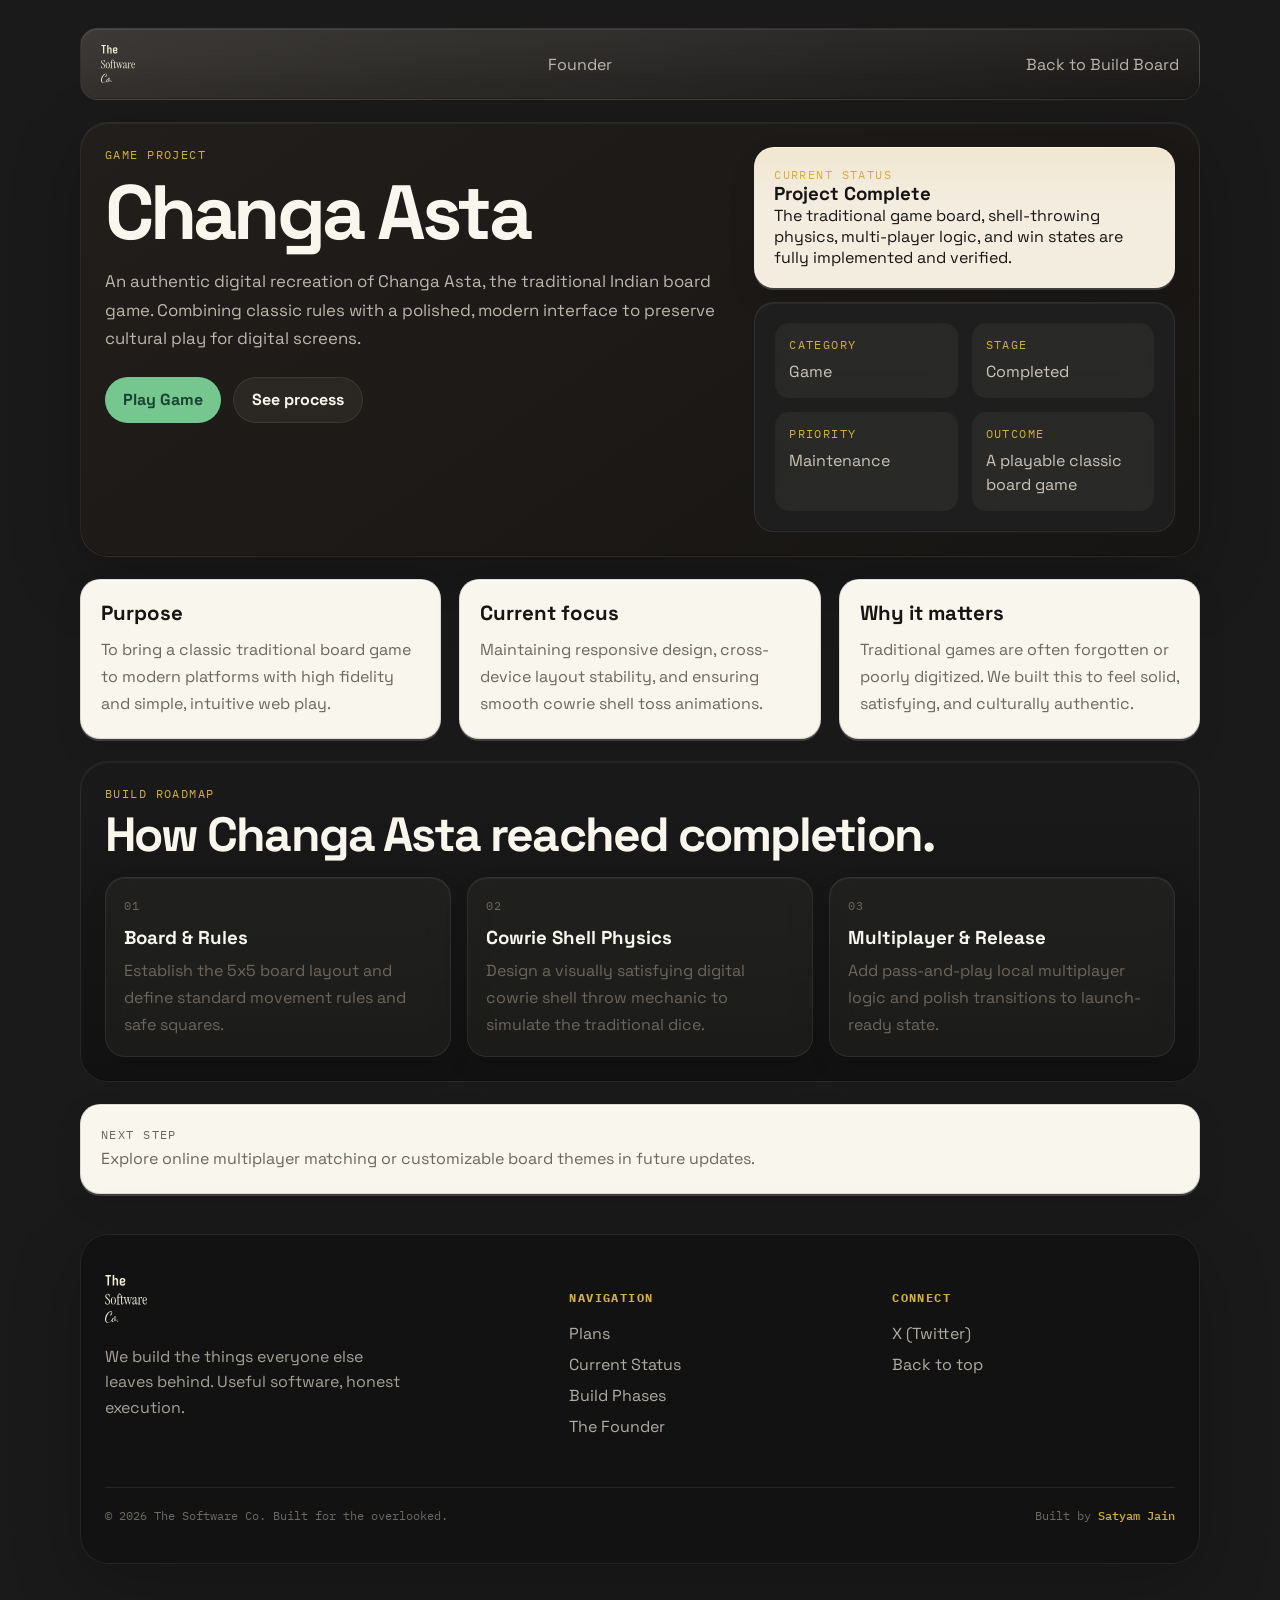
<file: projects/changa-asta.html>
<!DOCTYPE html>
<html lang="en">
<head>
  <meta charset="UTF-8">
  <meta name="viewport" content="width=device-width, initial-scale=1.0">
  <title>Changa Asta | The Software Co.</title>
  <link rel="preconnect" href="https://fonts.googleapis.com">
  <link rel="preconnect" href="https://fonts.gstatic.com" crossorigin>
  <link href="https://fonts.googleapis.com/css2?family=Space+Grotesk:wght@400;500;700&family=IBM+Plex+Mono:wght@400;500&display=swap" rel="stylesheet">
  <link rel="icon" type="image/svg+xml" href="../logo.svg">
  <link rel="stylesheet" href="project.css">
</head>
<body>
  <div class="page">
    <nav class="topbar">
      <a class="brand" href="../index.html"><img src="../logo.svg" alt="The Software Co."></a>
      <a class="back-link" href="../founder.html">Founder</a> <a class="back-link" href="../index.html#status">Back to Build Board</a>
    </nav>
    <header class="hero">
      <section class="hero-copy">
        <p class="eyebrow">Game Project</p>
        <h1>Changa Asta</h1>
        <p class="description">An authentic digital recreation of Changa Asta, the traditional Indian board game. Combining classic rules with a polished, modern interface to preserve cultural play for digital screens.</p>
        <div class="hero-actions">
          <a class="button button-primary" href="https://changaasta.pages.dev" target="_blank" style="background: #76c78f; color: #1b4332; text-decoration: none;">Play Game</a>
          <a class="button button-secondary" href="../index.html#phases">See process</a>
        </div>
      </section>
      <aside class="hero-side">
        <div class="status-card">
          <p class="meta-label">Current status</p>
          <h3>Project Complete</h3>
          <p>The traditional game board, shell-throwing physics, multi-player logic, and win states are fully implemented and verified.</p>
        </div>
        <div class="meta-card">
          <div class="meta-grid">
            <div class="meta-item"><p class="meta-label">Category</p><p class="meta-value">Game</p></div>
            <div class="meta-item"><p class="meta-label">Stage</p><p class="meta-value">Completed</p></div>
            <div class="meta-item"><p class="meta-label">Priority</p><p class="meta-value">Maintenance</p></div>
            <div class="meta-item"><p class="meta-label">Outcome</p><p class="meta-value">A playable classic board game</p></div>
          </div>
        </div>
      </aside>
    </header>
    <section class="detail-grid">
      <article class="content-card"><h3>Purpose</h3><p>To bring a classic traditional board game to modern platforms with high fidelity and simple, intuitive web play.</p></article>
      <article class="content-card"><h3>Current focus</h3><p>Maintaining responsive design, cross-device layout stability, and ensuring smooth cowrie shell toss animations.</p></article>
      <article class="content-card"><h3>Why it matters</h3><p>Traditional games are often forgotten or poorly digitized. We built this to feel solid, satisfying, and culturally authentic.</p></article>
    </section>
    <section class="roadmap">
      <div class="section-header"><p class="section-kicker">Build roadmap</p><h2>How Changa Asta reached completion.</h2></div>
      <div class="roadmap-grid">
        <article class="roadmap-step"><p class="step-label">01</p><h3>Board & Rules</h3><p>Establish the 5x5 board layout and define standard movement rules and safe squares.</p></article>
        <article class="roadmap-step"><p class="step-label">02</p><h3>Cowrie Shell Physics</h3><p>Design a visually satisfying digital cowrie shell throw mechanic to simulate the traditional dice.</p></article>
        <article class="roadmap-step"><p class="step-label">03</p><h3>Multiplayer & Release</h3><p>Add pass-and-play local multiplayer logic and polish transitions to launch-ready state.</p></article>
      </div>
    </section>
    <section class="next-step"><p class="meta-label">Next step</p><p>Explore online multiplayer matching or customizable board themes in future updates.</p></section>
  
    <footer class="site-footer">
      <div class="footer-grid">
        <div class="footer-brand">
          <img src="../logo.svg" alt="The Software Co." style="height: 48px; margin-bottom: 16px;">
          <p>We build the things everyone else leaves behind. Useful software, honest execution.</p>
        </div>
        <div class="footer-col">
          <h4>Navigation</h4>
          <ul class="footer-links">
            <li><a href="../index.html#plans">Plans</a></li>
            <li><a href="../index.html#status">Current Status</a></li>
            <li><a href="../index.html#phases">Build Phases</a></li>
            <li><a href="../founder.html">The Founder</a></li>
          </ul>
        </div>
        <div class="footer-col">
          <h4>Connect</h4>
          <ul class="footer-links">
            <li><a href="https://x.com/thesatyamjain" target="_blank">X (Twitter)</a></li>
            <li><a href="../index.html#top">Back to top</a></li>
          </ul>
        </div>
      </div>
      <div class="footer-bottom">
        <p>© 2026 The Software Co. Built for the overlooked.</p>
        <p>Built by <a href="../founder.html">Satyam Jain</a></p>
      </div>
    </footer>
</div>
</body>
</html>
</file>
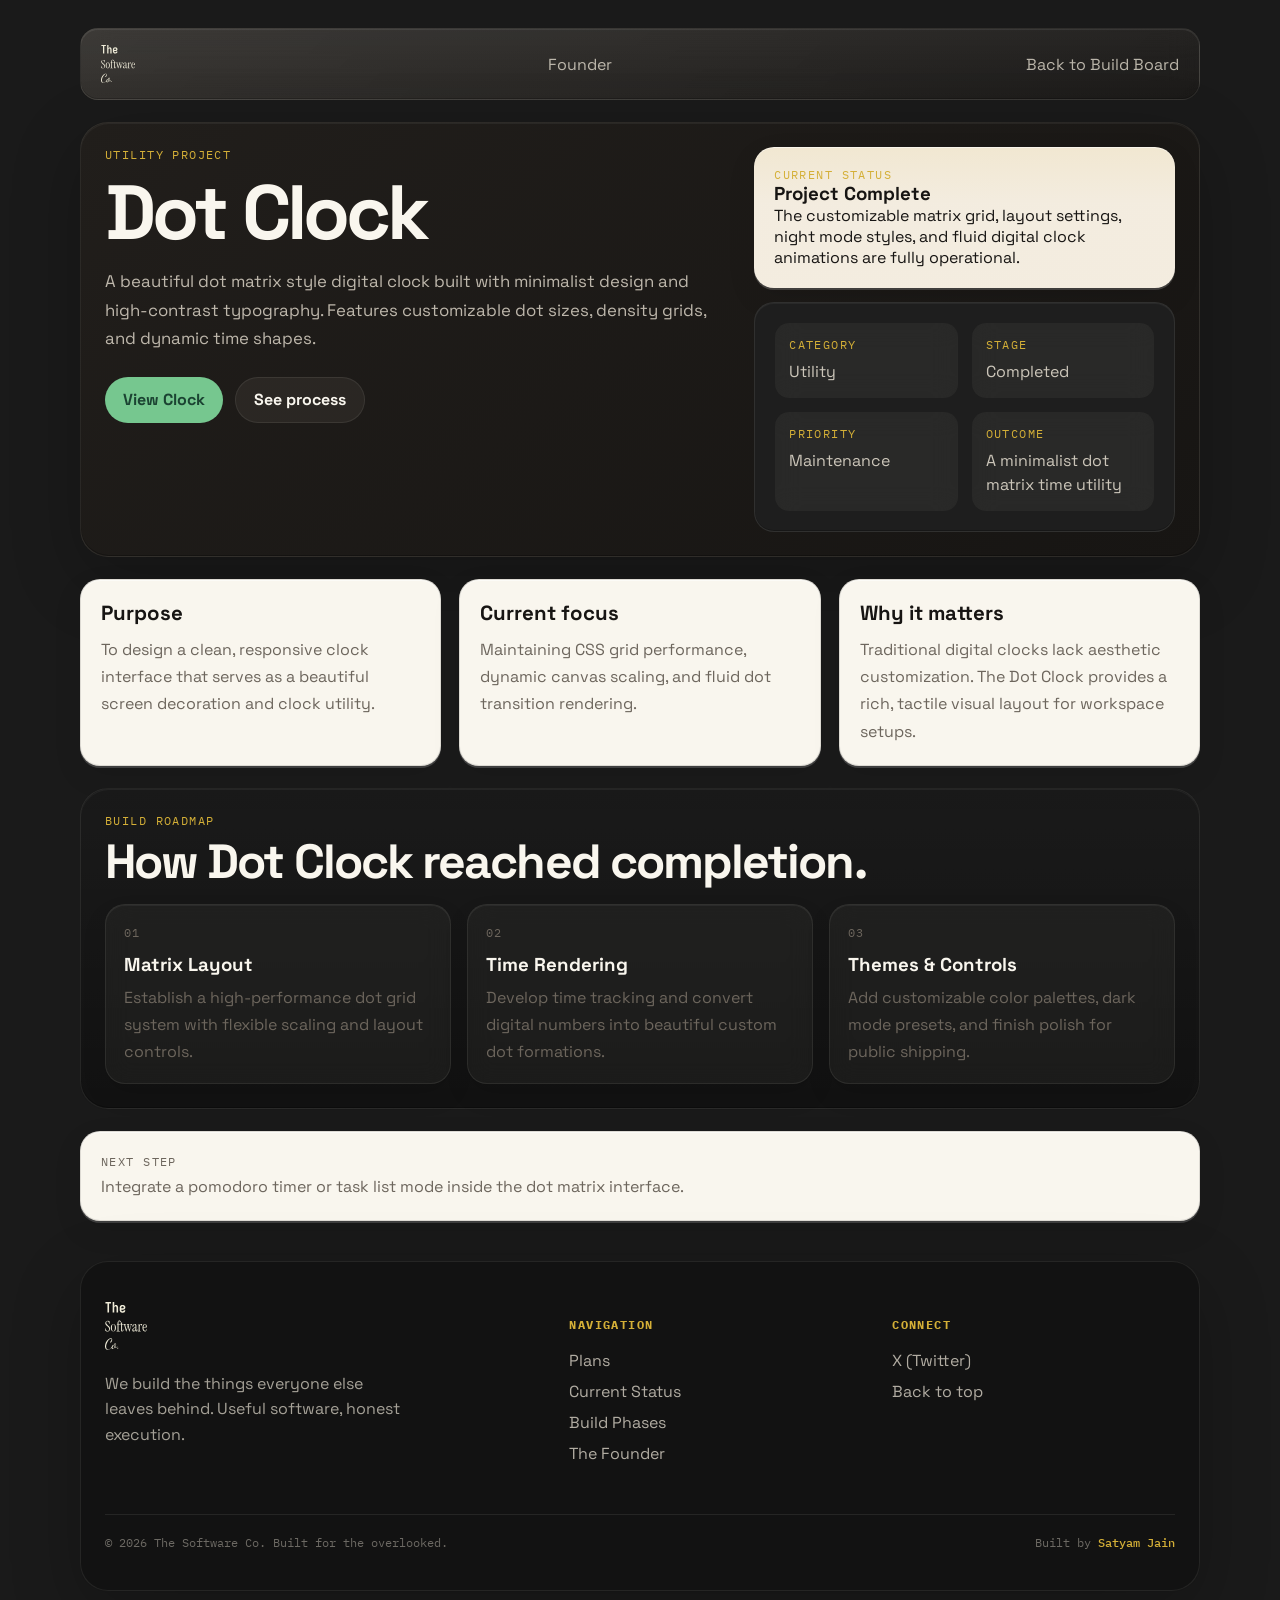
<file: projects/dot-clock.html>
<!DOCTYPE html>
<html lang="en">
<head>
  <meta charset="UTF-8">
  <meta name="viewport" content="width=device-width, initial-scale=1.0">
  <title>Dot Clock | The Software Co.</title>
  <link rel="preconnect" href="https://fonts.googleapis.com">
  <link rel="preconnect" href="https://fonts.gstatic.com" crossorigin>
  <link href="https://fonts.googleapis.com/css2?family=Space+Grotesk:wght@400;500;700&family=IBM+Plex+Mono:wght@400;500&display=swap" rel="stylesheet">
  <link rel="icon" type="image/svg+xml" href="../logo.svg">
  <link rel="stylesheet" href="project.css">
</head>
<body>
  <div class="page">
    <nav class="topbar">
      <a class="brand" href="../index.html"><img src="../logo.svg" alt="The Software Co."></a>
      <a class="back-link" href="../founder.html">Founder</a> <a class="back-link" href="../index.html#status">Back to Build Board</a>
    </nav>
    <header class="hero">
      <section class="hero-copy">
        <p class="eyebrow">Utility Project</p>
        <h1>Dot Clock</h1>
        <p class="description">A beautiful dot matrix style digital clock built with minimalist design and high-contrast typography. Features customizable dot sizes, density grids, and dynamic time shapes.</p>
        <div class="hero-actions">
          <a class="button button-primary" href="https://pixeldisplayclock.pages.dev" target="_blank" style="background: #76c78f; color: #1b4332; text-decoration: none;">View Clock</a>
          <a class="button button-secondary" href="../index.html#phases">See process</a>
        </div>
      </section>
      <aside class="hero-side">
        <div class="status-card">
          <p class="meta-label">Current status</p>
          <h3>Project Complete</h3>
          <p>The customizable matrix grid, layout settings, night mode styles, and fluid digital clock animations are fully operational.</p>
        </div>
        <div class="meta-card">
          <div class="meta-grid">
            <div class="meta-item"><p class="meta-label">Category</p><p class="meta-value">Utility</p></div>
            <div class="meta-item"><p class="meta-label">Stage</p><p class="meta-value">Completed</p></div>
            <div class="meta-item"><p class="meta-label">Priority</p><p class="meta-value">Maintenance</p></div>
            <div class="meta-item"><p class="meta-label">Outcome</p><p class="meta-value">A minimalist dot matrix time utility</p></div>
          </div>
        </div>
      </aside>
    </header>
    <section class="detail-grid">
      <article class="content-card"><h3>Purpose</h3><p>To design a clean, responsive clock interface that serves as a beautiful screen decoration and clock utility.</p></article>
      <article class="content-card"><h3>Current focus</h3><p>Maintaining CSS grid performance, dynamic canvas scaling, and fluid dot transition rendering.</p></article>
      <article class="content-card"><h3>Why it matters</h3><p>Traditional digital clocks lack aesthetic customization. The Dot Clock provides a rich, tactile visual layout for workspace setups.</p></article>
    </section>
    <section class="roadmap">
      <div class="section-header"><p class="section-kicker">Build roadmap</p><h2>How Dot Clock reached completion.</h2></div>
      <div class="roadmap-grid">
        <article class="roadmap-step"><p class="step-label">01</p><h3>Matrix Layout</h3><p>Establish a high-performance dot grid system with flexible scaling and layout controls.</p></article>
        <article class="roadmap-step"><p class="step-label">02</p><h3>Time Rendering</h3><p>Develop time tracking and convert digital numbers into beautiful custom dot formations.</p></article>
        <article class="roadmap-step"><p class="step-label">03</p><h3>Themes & Controls</h3><p>Add customizable color palettes, dark mode presets, and finish polish for public shipping.</p></article>
      </div>
    </section>
    <section class="next-step"><p class="meta-label">Next step</p><p>Integrate a pomodoro timer or task list mode inside the dot matrix interface.</p></section>
  
    <footer class="site-footer">
      <div class="footer-grid">
        <div class="footer-brand">
          <img src="../logo.svg" alt="The Software Co." style="height: 48px; margin-bottom: 16px;">
          <p>We build the things everyone else leaves behind. Useful software, honest execution.</p>
        </div>
        <div class="footer-col">
          <h4>Navigation</h4>
          <ul class="footer-links">
            <li><a href="../index.html#plans">Plans</a></li>
            <li><a href="../index.html#status">Current Status</a></li>
            <li><a href="../index.html#phases">Build Phases</a></li>
            <li><a href="../founder.html">The Founder</a></li>
          </ul>
        </div>
        <div class="footer-col">
          <h4>Connect</h4>
          <ul class="footer-links">
            <li><a href="https://x.com/thesatyamjain" target="_blank">X (Twitter)</a></li>
            <li><a href="../index.html#top">Back to top</a></li>
          </ul>
        </div>
      </div>
      <div class="footer-bottom">
        <p>© 2026 The Software Co. Built for the overlooked.</p>
        <p>Built by <a href="../founder.html">Satyam Jain</a></p>
      </div>
    </footer>
</div>
</body>
</html>
</file>
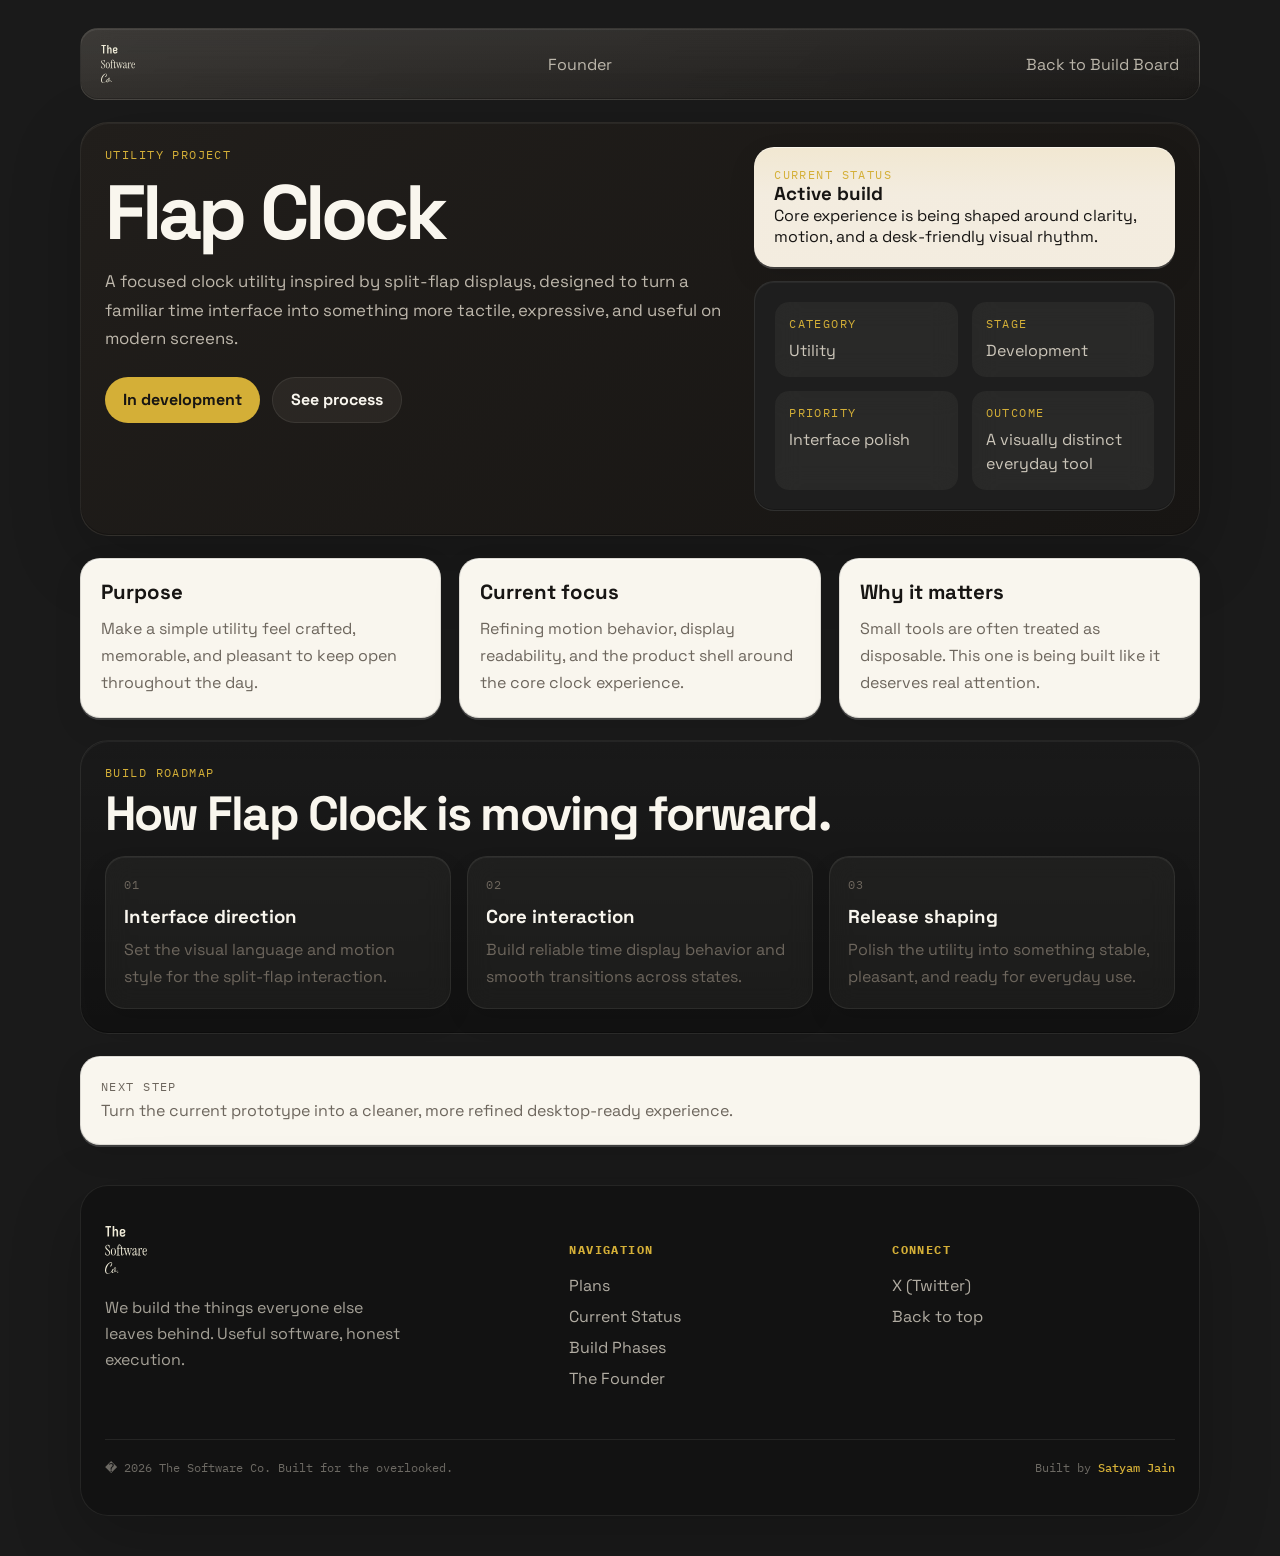
<file: projects/flap-clock.html>
<!DOCTYPE html>
<html lang="en">
<head>
  <meta charset="UTF-8">
  <meta name="viewport" content="width=device-width, initial-scale=1.0">
  <title>Flap Clock | The Software Co.</title>
  <link rel="preconnect" href="https://fonts.googleapis.com">
  <link rel="preconnect" href="https://fonts.gstatic.com" crossorigin>
  <link href="https://fonts.googleapis.com/css2?family=Space+Grotesk:wght@400;500;700&family=IBM+Plex+Mono:wght@400;500&display=swap" rel="stylesheet">
  <link rel="stylesheet" href="project.css">
</head>
<body>
  <div class="page">
    <nav class="topbar">
      <a class="brand" href="../index.html"><img src="../logo.svg" alt="The Software Co."></a>
      <a class="back-link" href="../founder.html">Founder</a> <a class="back-link" href="../index.html#status">Back to Build Board</a>
    </nav>
    <header class="hero">
      <section class="hero-copy">
        <p class="eyebrow">Utility Project</p>
        <h1>Flap Clock</h1>
        <p class="description">A focused clock utility inspired by split-flap displays, designed to turn a familiar time interface into something more tactile, expressive, and useful on modern screens.</p>
        <div class="hero-actions">
          <span class="button button-primary">In development</span>
          <a class="button button-secondary" href="../index.html#phases">See process</a>
        </div>
      </section>
      <aside class="hero-side">
        <div class="status-card">
          <p class="meta-label">Current status</p>
          <h3>Active build</h3>
          <p>Core experience is being shaped around clarity, motion, and a desk-friendly visual rhythm.</p>
        </div>
        <div class="meta-card">
          <div class="meta-grid">
            <div class="meta-item"><p class="meta-label">Category</p><p class="meta-value">Utility</p></div>
            <div class="meta-item"><p class="meta-label">Stage</p><p class="meta-value">Development</p></div>
            <div class="meta-item"><p class="meta-label">Priority</p><p class="meta-value">Interface polish</p></div>
            <div class="meta-item"><p class="meta-label">Outcome</p><p class="meta-value">A visually distinct everyday tool</p></div>
          </div>
        </div>
      </aside>
    </header>
    <section class="detail-grid">
      <article class="content-card"><h3>Purpose</h3><p>Make a simple utility feel crafted, memorable, and pleasant to keep open throughout the day.</p></article>
      <article class="content-card"><h3>Current focus</h3><p>Refining motion behavior, display readability, and the product shell around the core clock experience.</p></article>
      <article class="content-card"><h3>Why it matters</h3><p>Small tools are often treated as disposable. This one is being built like it deserves real attention.</p></article>
    </section>
    <section class="roadmap">
      <div class="section-header"><p class="section-kicker">Build roadmap</p><h2>How Flap Clock is moving forward.</h2></div>
      <div class="roadmap-grid">
        <article class="roadmap-step"><p class="step-label">01</p><h3>Interface direction</h3><p>Set the visual language and motion style for the split-flap interaction.</p></article>
        <article class="roadmap-step"><p class="step-label">02</p><h3>Core interaction</h3><p>Build reliable time display behavior and smooth transitions across states.</p></article>
        <article class="roadmap-step"><p class="step-label">03</p><h3>Release shaping</h3><p>Polish the utility into something stable, pleasant, and ready for everyday use.</p></article>
      </div>
    </section>
    <section class="next-step"><p class="meta-label">Next step</p><p>Turn the current prototype into a cleaner, more refined desktop-ready experience.</p></section>
  


    <footer class="site-footer">
      <div class="footer-grid">
        <div class="footer-brand">
          <img src="../logo.svg" alt="The Software Co." style="height: 48px; margin-bottom: 16px;">
          <p>We build the things everyone else leaves behind. Useful software, honest execution.</p>
        </div>
        <div class="footer-col">
          <h4>Navigation</h4>
          <ul class="footer-links">
            <li><a href="../index.html#plans">Plans</a></li>
            <li><a href="../index.html#status">Current Status</a></li>
            <li><a href="../index.html#phases">Build Phases</a></li>
            <li><a href="../founder.html">The Founder</a></li>
          </ul>
        </div>
        <div class="footer-col">
          <h4>Connect</h4>
          <ul class="footer-links">
            <li><a href="https://x.com/thesatyamjain" target="_blank">X (Twitter)</a></li>
            <li><a href="../index.html#top">Back to top</a></li>
          </ul>
        </div>
      </div>
      <div class="footer-bottom">
        <p>� 2026 The Software Co. Built for the overlooked.</p>
        <p>Built by <a href="../founder.html">Satyam Jain</a></p>
      </div>
    </footer>
</div>
</body>
</html>
</file>
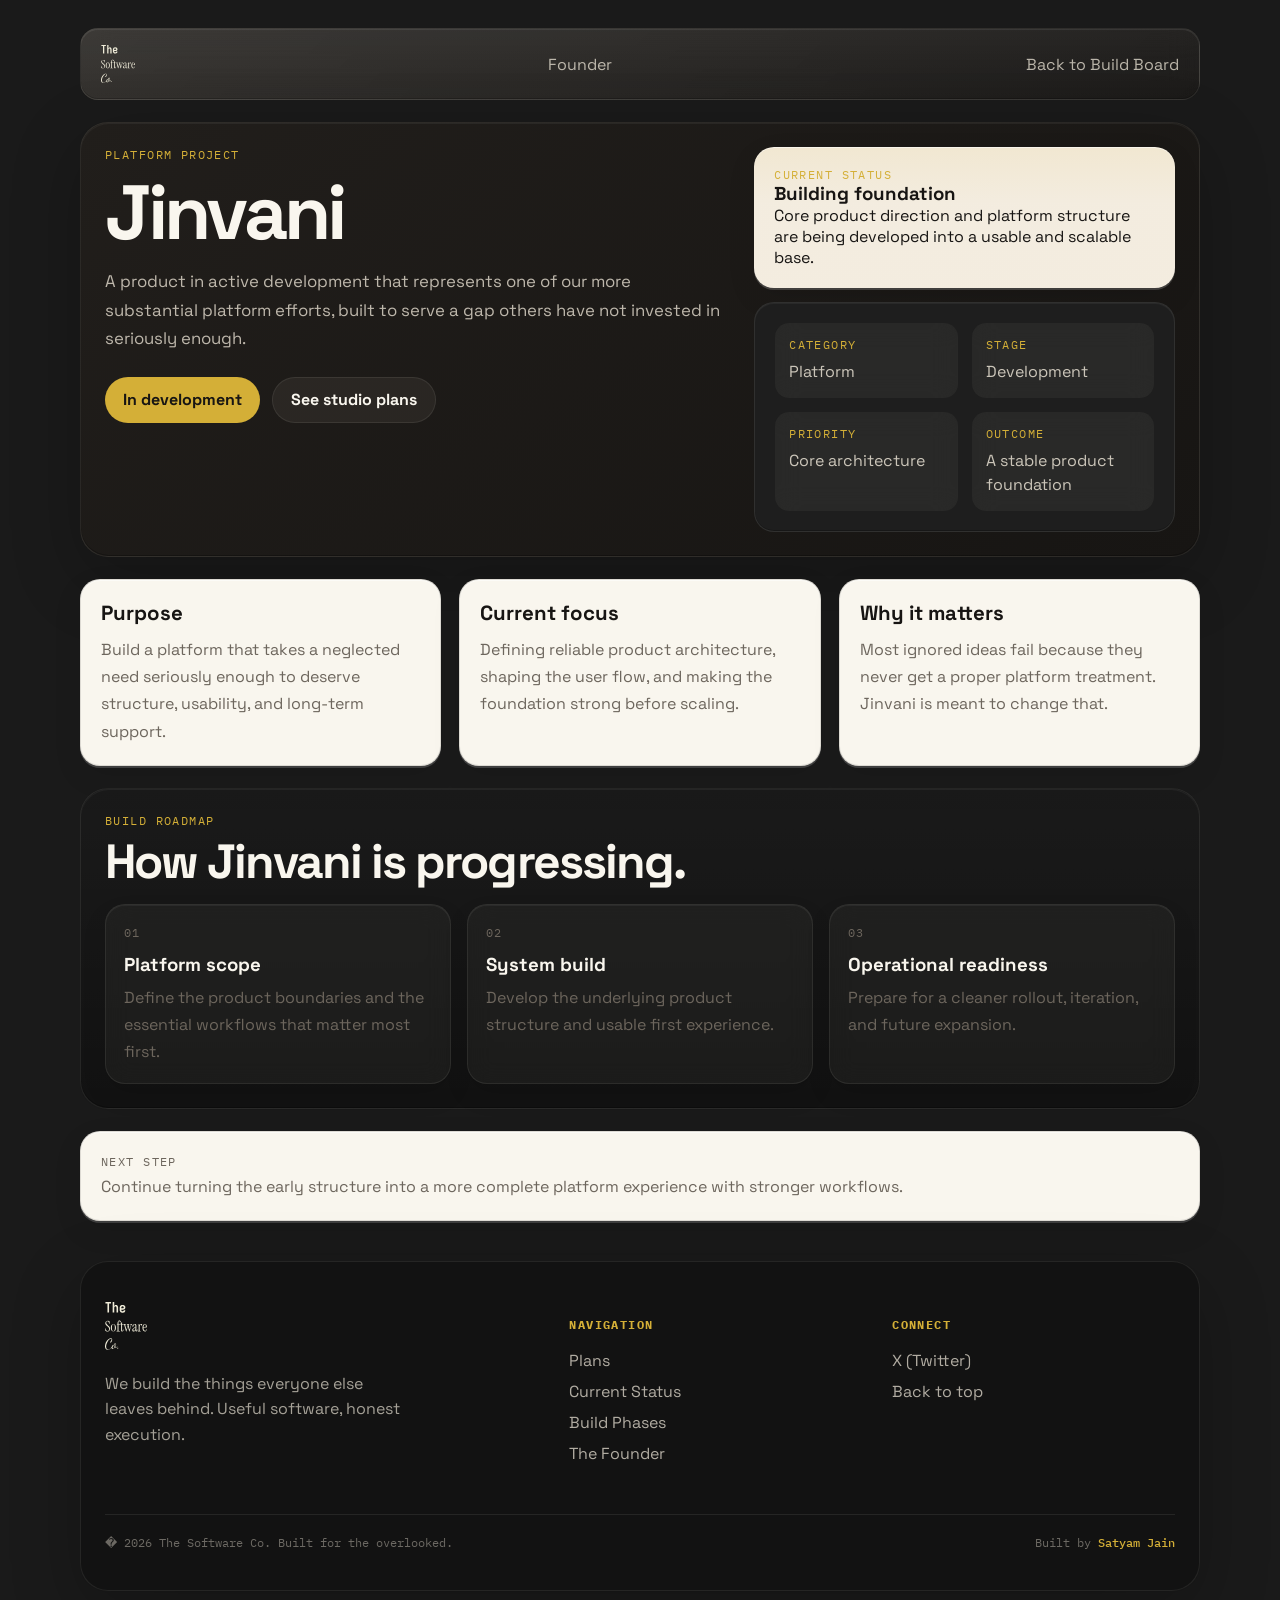
<file: projects/jinvani.html>
<!DOCTYPE html>
<html lang="en">
<head>
  <meta charset="UTF-8">
  <meta name="viewport" content="width=device-width, initial-scale=1.0">
  <title>Jinvani | The Software Co.</title>
  <link rel="preconnect" href="https://fonts.googleapis.com">
  <link rel="preconnect" href="https://fonts.gstatic.com" crossorigin>
  <link href="https://fonts.googleapis.com/css2?family=Space+Grotesk:wght@400;500;700&family=IBM+Plex+Mono:wght@400;500&display=swap" rel="stylesheet">
  <link rel="stylesheet" href="project.css">
</head>
<body>
  <div class="page">
    <nav class="topbar">
      <a class="brand" href="../index.html"><img src="../logo.svg" alt="The Software Co."></a>
      <a class="back-link" href="../founder.html">Founder</a> <a class="back-link" href="../index.html#status">Back to Build Board</a>
    </nav>
    <header class="hero">
      <section class="hero-copy">
        <p class="eyebrow">Platform Project</p>
        <h1>Jinvani</h1>
        <p class="description">A product in active development that represents one of our more substantial platform efforts, built to serve a gap others have not invested in seriously enough.</p>
        <div class="hero-actions">
          <span class="button button-primary">In development</span>
          <a class="button button-secondary" href="../index.html#plans">See studio plans</a>
        </div>
      </section>
      <aside class="hero-side">
        <div class="status-card">
          <p class="meta-label">Current status</p>
          <h3>Building foundation</h3>
          <p>Core product direction and platform structure are being developed into a usable and scalable base.</p>
        </div>
        <div class="meta-card">
          <div class="meta-grid">
            <div class="meta-item"><p class="meta-label">Category</p><p class="meta-value">Platform</p></div>
            <div class="meta-item"><p class="meta-label">Stage</p><p class="meta-value">Development</p></div>
            <div class="meta-item"><p class="meta-label">Priority</p><p class="meta-value">Core architecture</p></div>
            <div class="meta-item"><p class="meta-label">Outcome</p><p class="meta-value">A stable product foundation</p></div>
          </div>
        </div>
      </aside>
    </header>
    <section class="detail-grid">
      <article class="content-card"><h3>Purpose</h3><p>Build a platform that takes a neglected need seriously enough to deserve structure, usability, and long-term support.</p></article>
      <article class="content-card"><h3>Current focus</h3><p>Defining reliable product architecture, shaping the user flow, and making the foundation strong before scaling.</p></article>
      <article class="content-card"><h3>Why it matters</h3><p>Most ignored ideas fail because they never get a proper platform treatment. Jinvani is meant to change that.</p></article>
    </section>
    <section class="roadmap">
      <div class="section-header"><p class="section-kicker">Build roadmap</p><h2>How Jinvani is progressing.</h2></div>
      <div class="roadmap-grid">
        <article class="roadmap-step"><p class="step-label">01</p><h3>Platform scope</h3><p>Define the product boundaries and the essential workflows that matter most first.</p></article>
        <article class="roadmap-step"><p class="step-label">02</p><h3>System build</h3><p>Develop the underlying product structure and usable first experience.</p></article>
        <article class="roadmap-step"><p class="step-label">03</p><h3>Operational readiness</h3><p>Prepare for a cleaner rollout, iteration, and future expansion.</p></article>
      </div>
    </section>
    <section class="next-step"><p class="meta-label">Next step</p><p>Continue turning the early structure into a more complete platform experience with stronger workflows.</p></section>
  


    <footer class="site-footer">
      <div class="footer-grid">
        <div class="footer-brand">
          <img src="../logo.svg" alt="The Software Co." style="height: 48px; margin-bottom: 16px;">
          <p>We build the things everyone else leaves behind. Useful software, honest execution.</p>
        </div>
        <div class="footer-col">
          <h4>Navigation</h4>
          <ul class="footer-links">
            <li><a href="../index.html#plans">Plans</a></li>
            <li><a href="../index.html#status">Current Status</a></li>
            <li><a href="../index.html#phases">Build Phases</a></li>
            <li><a href="../founder.html">The Founder</a></li>
          </ul>
        </div>
        <div class="footer-col">
          <h4>Connect</h4>
          <ul class="footer-links">
            <li><a href="https://x.com/thesatyamjain" target="_blank">X (Twitter)</a></li>
            <li><a href="../index.html#top">Back to top</a></li>
          </ul>
        </div>
      </div>
      <div class="footer-bottom">
        <p>� 2026 The Software Co. Built for the overlooked.</p>
        <p>Built by <a href="../founder.html">Satyam Jain</a></p>
      </div>
    </footer>
</div>
</body>
</html>
</file>
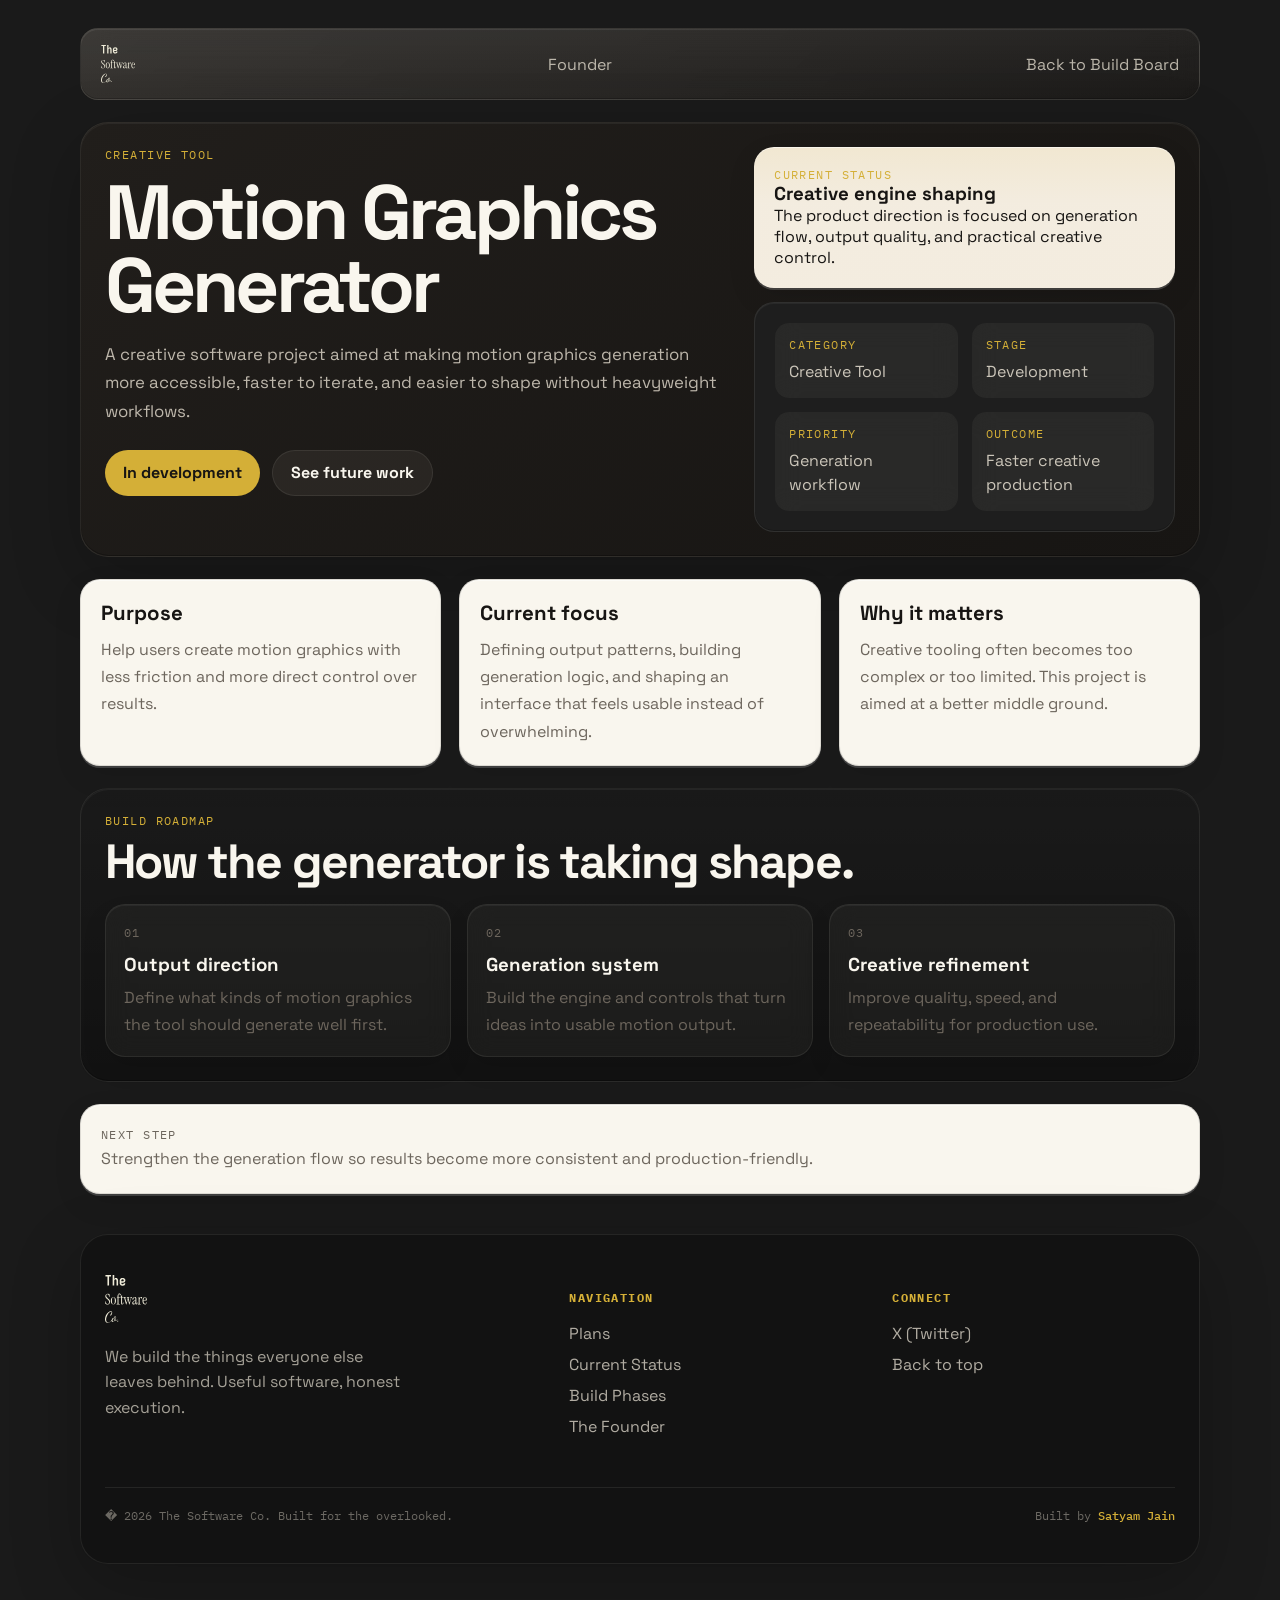
<file: projects/motion-graphics-generator.html>
<!DOCTYPE html>
<html lang="en">
<head>
  <meta charset="UTF-8">
  <meta name="viewport" content="width=device-width, initial-scale=1.0">
  <title>Motion Graphics Generator | The Software Co.</title>
  <link rel="preconnect" href="https://fonts.googleapis.com">
  <link rel="preconnect" href="https://fonts.gstatic.com" crossorigin>
  <link href="https://fonts.googleapis.com/css2?family=Space+Grotesk:wght@400;500;700&family=IBM+Plex+Mono:wght@400;500&display=swap" rel="stylesheet">
  <link rel="stylesheet" href="project.css">
</head>
<body>
  <div class="page">
    <nav class="topbar">
      <a class="brand" href="../index.html"><img src="../logo.svg" alt="The Software Co."></a>
      <a class="back-link" href="../founder.html">Founder</a> <a class="back-link" href="../index.html#status">Back to Build Board</a>
    </nav>
    <header class="hero">
      <section class="hero-copy">
        <p class="eyebrow">Creative Tool</p>
        <h1>Motion Graphics Generator</h1>
        <p class="description">A creative software project aimed at making motion graphics generation more accessible, faster to iterate, and easier to shape without heavyweight workflows.</p>
        <div class="hero-actions">
          <span class="button button-primary">In development</span>
          <a class="button button-secondary" href="../index.html#future">See future work</a>
        </div>
      </section>
      <aside class="hero-side">
        <div class="status-card">
          <p class="meta-label">Current status</p>
          <h3>Creative engine shaping</h3>
          <p>The product direction is focused on generation flow, output quality, and practical creative control.</p>
        </div>
        <div class="meta-card">
          <div class="meta-grid">
            <div class="meta-item"><p class="meta-label">Category</p><p class="meta-value">Creative Tool</p></div>
            <div class="meta-item"><p class="meta-label">Stage</p><p class="meta-value">Development</p></div>
            <div class="meta-item"><p class="meta-label">Priority</p><p class="meta-value">Generation workflow</p></div>
            <div class="meta-item"><p class="meta-label">Outcome</p><p class="meta-value">Faster creative production</p></div>
          </div>
        </div>
      </aside>
    </header>
    <section class="detail-grid">
      <article class="content-card"><h3>Purpose</h3><p>Help users create motion graphics with less friction and more direct control over results.</p></article>
      <article class="content-card"><h3>Current focus</h3><p>Defining output patterns, building generation logic, and shaping an interface that feels usable instead of overwhelming.</p></article>
      <article class="content-card"><h3>Why it matters</h3><p>Creative tooling often becomes too complex or too limited. This project is aimed at a better middle ground.</p></article>
    </section>
    <section class="roadmap">
      <div class="section-header"><p class="section-kicker">Build roadmap</p><h2>How the generator is taking shape.</h2></div>
      <div class="roadmap-grid">
        <article class="roadmap-step"><p class="step-label">01</p><h3>Output direction</h3><p>Define what kinds of motion graphics the tool should generate well first.</p></article>
        <article class="roadmap-step"><p class="step-label">02</p><h3>Generation system</h3><p>Build the engine and controls that turn ideas into usable motion output.</p></article>
        <article class="roadmap-step"><p class="step-label">03</p><h3>Creative refinement</h3><p>Improve quality, speed, and repeatability for production use.</p></article>
      </div>
    </section>
    <section class="next-step"><p class="meta-label">Next step</p><p>Strengthen the generation flow so results become more consistent and production-friendly.</p></section>
  


    <footer class="site-footer">
      <div class="footer-grid">
        <div class="footer-brand">
          <img src="../logo.svg" alt="The Software Co." style="height: 48px; margin-bottom: 16px;">
          <p>We build the things everyone else leaves behind. Useful software, honest execution.</p>
        </div>
        <div class="footer-col">
          <h4>Navigation</h4>
          <ul class="footer-links">
            <li><a href="../index.html#plans">Plans</a></li>
            <li><a href="../index.html#status">Current Status</a></li>
            <li><a href="../index.html#phases">Build Phases</a></li>
            <li><a href="../founder.html">The Founder</a></li>
          </ul>
        </div>
        <div class="footer-col">
          <h4>Connect</h4>
          <ul class="footer-links">
            <li><a href="https://x.com/thesatyamjain" target="_blank">X (Twitter)</a></li>
            <li><a href="../index.html#top">Back to top</a></li>
          </ul>
        </div>
      </div>
      <div class="footer-bottom">
        <p>� 2026 The Software Co. Built for the overlooked.</p>
        <p>Built by <a href="../founder.html">Satyam Jain</a></p>
      </div>
    </footer>
</div>
</body>
</html>
</file>
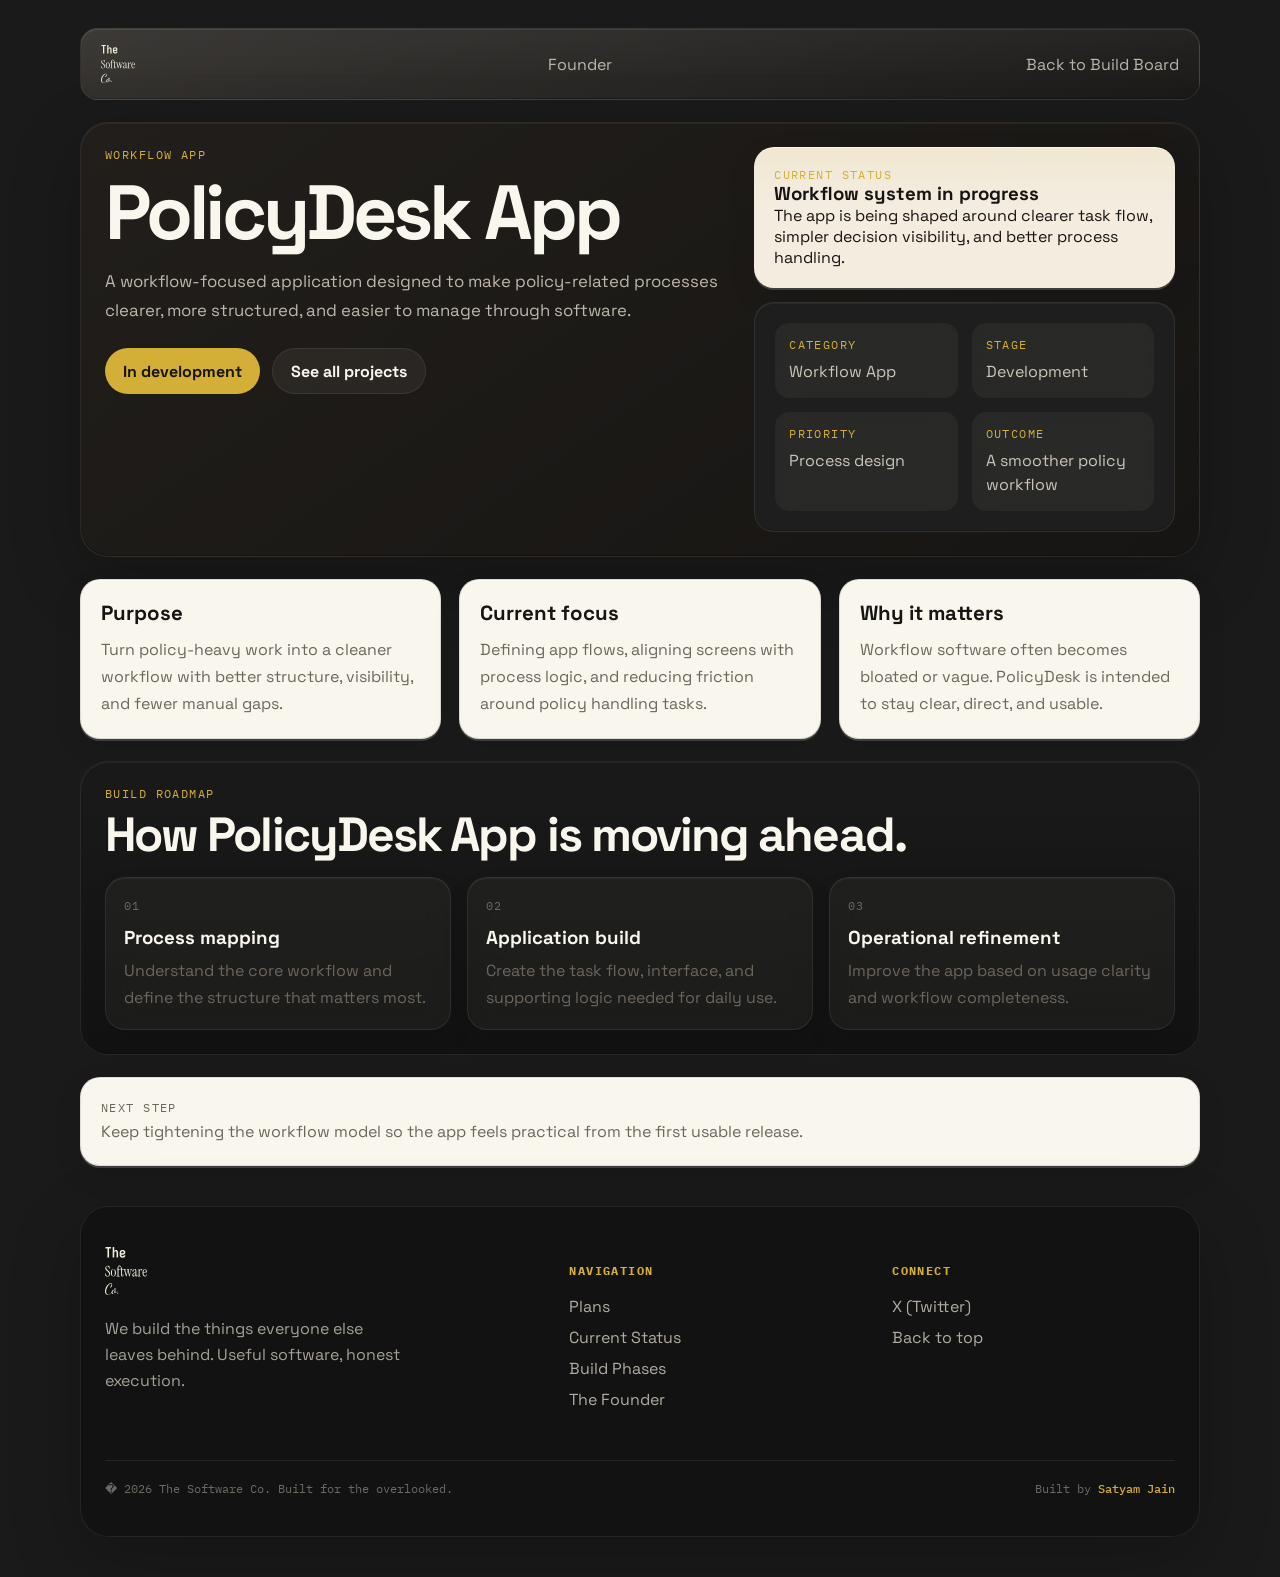
<file: projects/policydesk-app.html>
<!DOCTYPE html>
<html lang="en">
<head>
  <meta charset="UTF-8">
  <meta name="viewport" content="width=device-width, initial-scale=1.0">
  <title>PolicyDesk App | The Software Co.</title>
  <link rel="preconnect" href="https://fonts.googleapis.com">
  <link rel="preconnect" href="https://fonts.gstatic.com" crossorigin>
  <link href="https://fonts.googleapis.com/css2?family=Space+Grotesk:wght@400;500;700&family=IBM+Plex+Mono:wght@400;500&display=swap" rel="stylesheet">
  <link rel="stylesheet" href="project.css">
</head>
<body>
  <div class="page">
    <nav class="topbar">
      <a class="brand" href="../index.html"><img src="../logo.svg" alt="The Software Co."></a>
      <a class="back-link" href="../founder.html">Founder</a> <a class="back-link" href="../index.html#status">Back to Build Board</a>
    </nav>
    <header class="hero">
      <section class="hero-copy">
        <p class="eyebrow">Workflow App</p>
        <h1>PolicyDesk App</h1>
        <p class="description">A workflow-focused application designed to make policy-related processes clearer, more structured, and easier to manage through software.</p>
        <div class="hero-actions">
          <span class="button button-primary">In development</span>
          <a class="button button-secondary" href="../index.html#status">See all projects</a>
        </div>
      </section>
      <aside class="hero-side">
        <div class="status-card">
          <p class="meta-label">Current status</p>
          <h3>Workflow system in progress</h3>
          <p>The app is being shaped around clearer task flow, simpler decision visibility, and better process handling.</p>
        </div>
        <div class="meta-card">
          <div class="meta-grid">
            <div class="meta-item"><p class="meta-label">Category</p><p class="meta-value">Workflow App</p></div>
            <div class="meta-item"><p class="meta-label">Stage</p><p class="meta-value">Development</p></div>
            <div class="meta-item"><p class="meta-label">Priority</p><p class="meta-value">Process design</p></div>
            <div class="meta-item"><p class="meta-label">Outcome</p><p class="meta-value">A smoother policy workflow</p></div>
          </div>
        </div>
      </aside>
    </header>
    <section class="detail-grid">
      <article class="content-card"><h3>Purpose</h3><p>Turn policy-heavy work into a cleaner workflow with better structure, visibility, and fewer manual gaps.</p></article>
      <article class="content-card"><h3>Current focus</h3><p>Defining app flows, aligning screens with process logic, and reducing friction around policy handling tasks.</p></article>
      <article class="content-card"><h3>Why it matters</h3><p>Workflow software often becomes bloated or vague. PolicyDesk is intended to stay clear, direct, and usable.</p></article>
    </section>
    <section class="roadmap">
      <div class="section-header"><p class="section-kicker">Build roadmap</p><h2>How PolicyDesk App is moving ahead.</h2></div>
      <div class="roadmap-grid">
        <article class="roadmap-step"><p class="step-label">01</p><h3>Process mapping</h3><p>Understand the core workflow and define the structure that matters most.</p></article>
        <article class="roadmap-step"><p class="step-label">02</p><h3>Application build</h3><p>Create the task flow, interface, and supporting logic needed for daily use.</p></article>
        <article class="roadmap-step"><p class="step-label">03</p><h3>Operational refinement</h3><p>Improve the app based on usage clarity and workflow completeness.</p></article>
      </div>
    </section>
    <section class="next-step"><p class="meta-label">Next step</p><p>Keep tightening the workflow model so the app feels practical from the first usable release.</p></section>
  


    <footer class="site-footer">
      <div class="footer-grid">
        <div class="footer-brand">
          <img src="../logo.svg" alt="The Software Co." style="height: 48px; margin-bottom: 16px;">
          <p>We build the things everyone else leaves behind. Useful software, honest execution.</p>
        </div>
        <div class="footer-col">
          <h4>Navigation</h4>
          <ul class="footer-links">
            <li><a href="../index.html#plans">Plans</a></li>
            <li><a href="../index.html#status">Current Status</a></li>
            <li><a href="../index.html#phases">Build Phases</a></li>
            <li><a href="../founder.html">The Founder</a></li>
          </ul>
        </div>
        <div class="footer-col">
          <h4>Connect</h4>
          <ul class="footer-links">
            <li><a href="https://x.com/thesatyamjain" target="_blank">X (Twitter)</a></li>
            <li><a href="../index.html#top">Back to top</a></li>
          </ul>
        </div>
      </div>
      <div class="footer-bottom">
        <p>� 2026 The Software Co. Built for the overlooked.</p>
        <p>Built by <a href="../founder.html">Satyam Jain</a></p>
      </div>
    </footer>
</div>
</body>
</html>
</file>
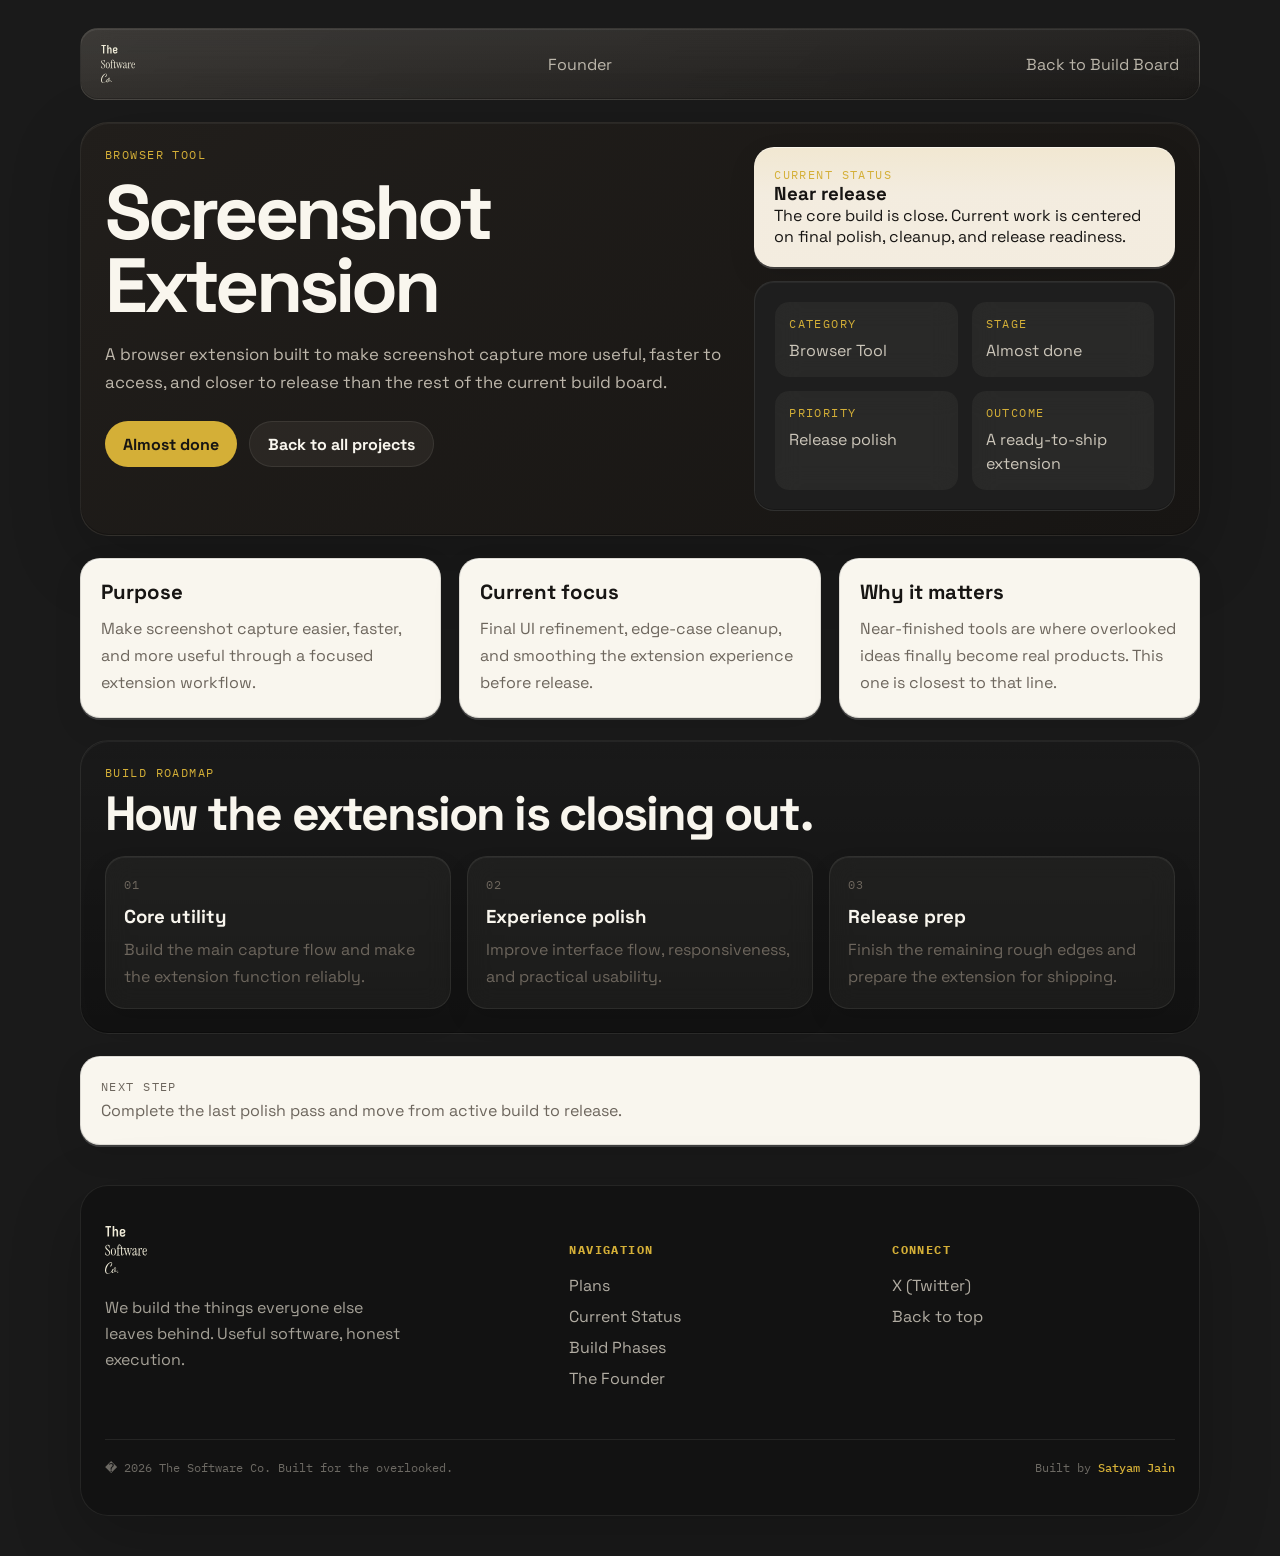
<file: projects/screenshot-extension.html>
<!DOCTYPE html>
<html lang="en">
<head>
  <meta charset="UTF-8">
  <meta name="viewport" content="width=device-width, initial-scale=1.0">
  <title>Screenshot Extension | The Software Co.</title>
  <link rel="preconnect" href="https://fonts.googleapis.com">
  <link rel="preconnect" href="https://fonts.gstatic.com" crossorigin>
  <link href="https://fonts.googleapis.com/css2?family=Space+Grotesk:wght@400;500;700&family=IBM+Plex+Mono:wght@400;500&display=swap" rel="stylesheet">
  <link rel="stylesheet" href="project.css">
</head>
<body>
  <div class="page">
    <nav class="topbar">
      <a class="brand" href="../index.html"><img src="../logo.svg" alt="The Software Co."></a>
      <a class="back-link" href="../founder.html">Founder</a> <a class="back-link" href="../index.html#status">Back to Build Board</a>
    </nav>
    <header class="hero">
      <section class="hero-copy">
        <p class="eyebrow">Browser Tool</p>
        <h1>Screenshot Extension</h1>
        <p class="description">A browser extension built to make screenshot capture more useful, faster to access, and closer to release than the rest of the current build board.</p>
        <div class="hero-actions">
          <span class="button button-primary">Almost done</span>
          <a class="button button-secondary" href="../index.html#status">Back to all projects</a>
        </div>
      </section>
      <aside class="hero-side">
        <div class="status-card">
          <p class="meta-label">Current status</p>
          <h3>Near release</h3>
          <p>The core build is close. Current work is centered on final polish, cleanup, and release readiness.</p>
        </div>
        <div class="meta-card">
          <div class="meta-grid">
            <div class="meta-item"><p class="meta-label">Category</p><p class="meta-value">Browser Tool</p></div>
            <div class="meta-item"><p class="meta-label">Stage</p><p class="meta-value">Almost done</p></div>
            <div class="meta-item"><p class="meta-label">Priority</p><p class="meta-value">Release polish</p></div>
            <div class="meta-item"><p class="meta-label">Outcome</p><p class="meta-value">A ready-to-ship extension</p></div>
          </div>
        </div>
      </aside>
    </header>
    <section class="detail-grid">
      <article class="content-card"><h3>Purpose</h3><p>Make screenshot capture easier, faster, and more useful through a focused extension workflow.</p></article>
      <article class="content-card"><h3>Current focus</h3><p>Final UI refinement, edge-case cleanup, and smoothing the extension experience before release.</p></article>
      <article class="content-card"><h3>Why it matters</h3><p>Near-finished tools are where overlooked ideas finally become real products. This one is closest to that line.</p></article>
    </section>
    <section class="roadmap">
      <div class="section-header"><p class="section-kicker">Build roadmap</p><h2>How the extension is closing out.</h2></div>
      <div class="roadmap-grid">
        <article class="roadmap-step"><p class="step-label">01</p><h3>Core utility</h3><p>Build the main capture flow and make the extension function reliably.</p></article>
        <article class="roadmap-step"><p class="step-label">02</p><h3>Experience polish</h3><p>Improve interface flow, responsiveness, and practical usability.</p></article>
        <article class="roadmap-step"><p class="step-label">03</p><h3>Release prep</h3><p>Finish the remaining rough edges and prepare the extension for shipping.</p></article>
      </div>
    </section>
    <section class="next-step"><p class="meta-label">Next step</p><p>Complete the last polish pass and move from active build to release.</p></section>
  


    <footer class="site-footer">
      <div class="footer-grid">
        <div class="footer-brand">
          <img src="../logo.svg" alt="The Software Co." style="height: 48px; margin-bottom: 16px;">
          <p>We build the things everyone else leaves behind. Useful software, honest execution.</p>
        </div>
        <div class="footer-col">
          <h4>Navigation</h4>
          <ul class="footer-links">
            <li><a href="../index.html#plans">Plans</a></li>
            <li><a href="../index.html#status">Current Status</a></li>
            <li><a href="../index.html#phases">Build Phases</a></li>
            <li><a href="../founder.html">The Founder</a></li>
          </ul>
        </div>
        <div class="footer-col">
          <h4>Connect</h4>
          <ul class="footer-links">
            <li><a href="https://x.com/thesatyamjain" target="_blank">X (Twitter)</a></li>
            <li><a href="../index.html#top">Back to top</a></li>
          </ul>
        </div>
      </div>
      <div class="footer-bottom">
        <p>� 2026 The Software Co. Built for the overlooked.</p>
        <p>Built by <a href="../founder.html">Satyam Jain</a></p>
      </div>
    </footer>
</div>
</body>
</html>
</file>
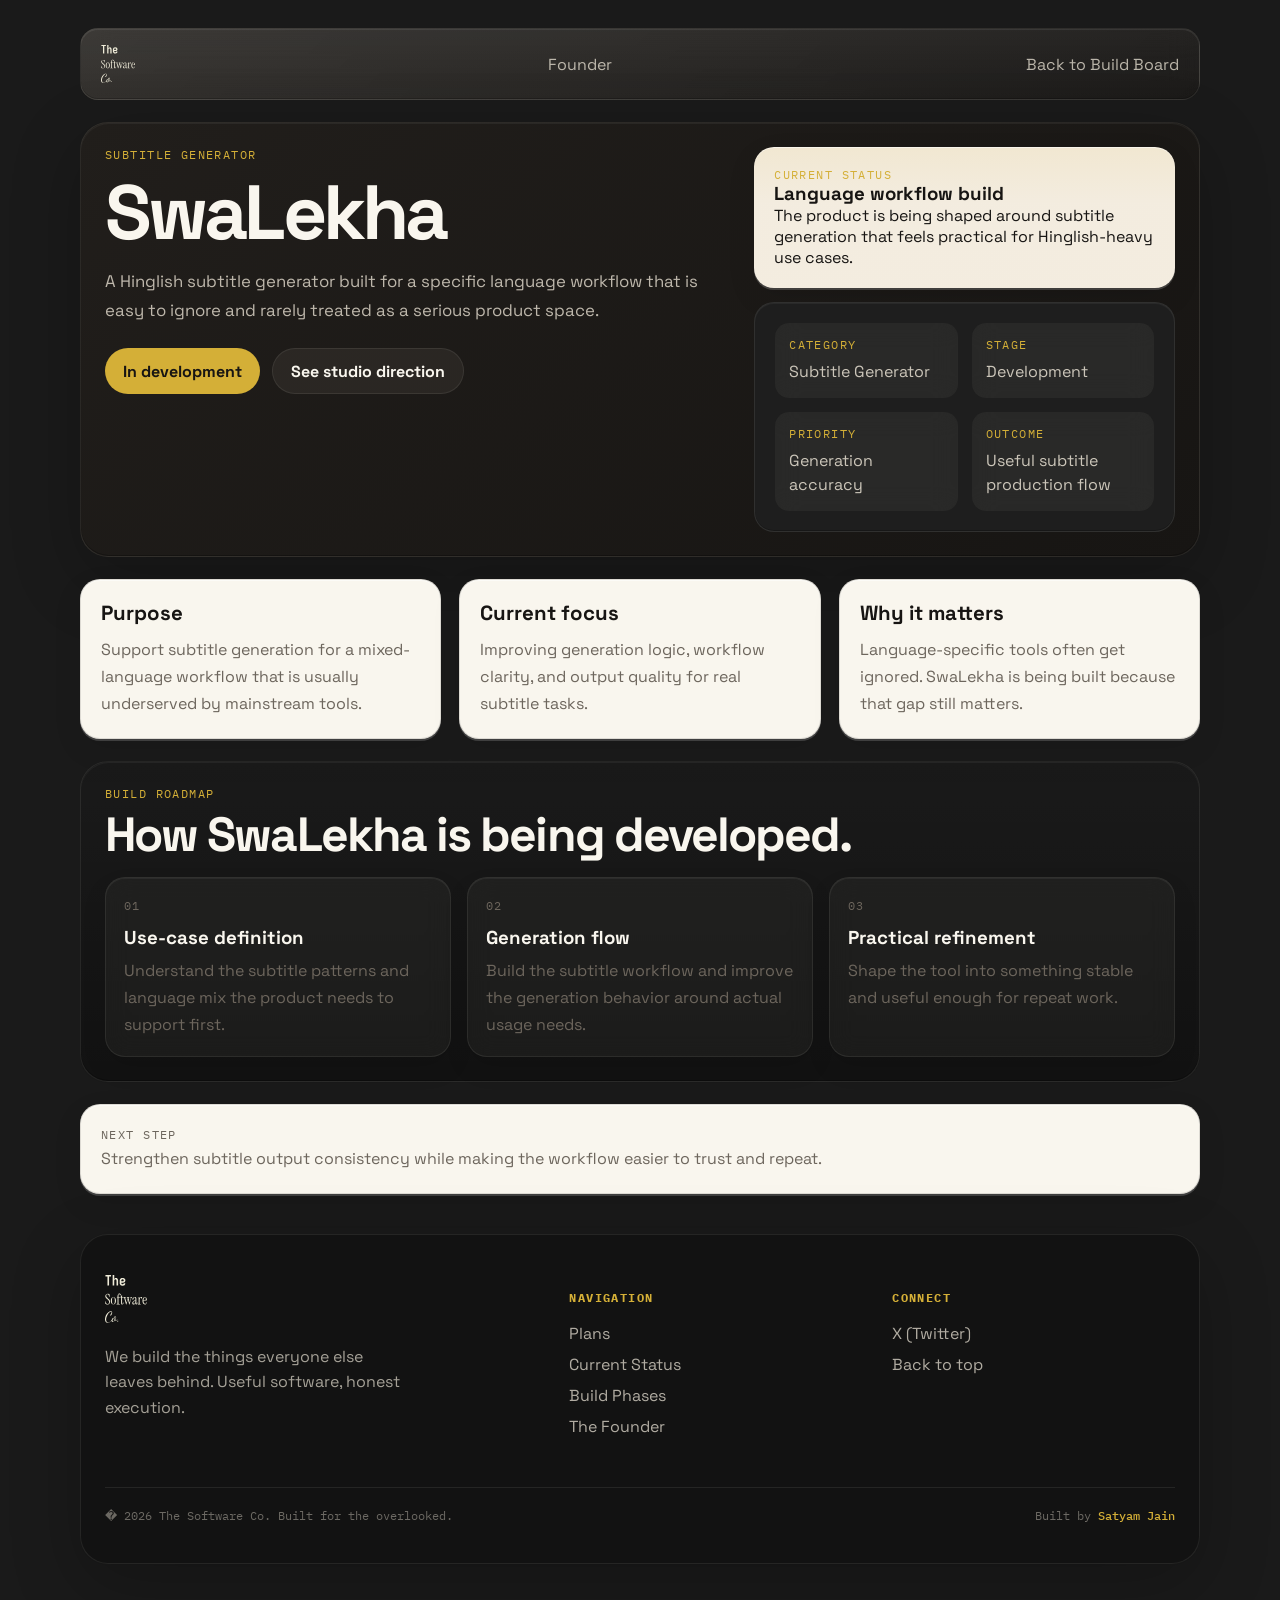
<file: projects/swalekha.html>
<!DOCTYPE html>
<html lang="en">
<head>
  <meta charset="UTF-8">
  <meta name="viewport" content="width=device-width, initial-scale=1.0">
  <title>SwaLekha | The Software Co.</title>
  <link rel="preconnect" href="https://fonts.googleapis.com">
  <link rel="preconnect" href="https://fonts.gstatic.com" crossorigin>
  <link href="https://fonts.googleapis.com/css2?family=Space+Grotesk:wght@400;500;700&family=IBM+Plex+Mono:wght@400;500&display=swap" rel="stylesheet">
  <link rel="stylesheet" href="project.css">
</head>
<body>
  <div class="page">
    <nav class="topbar">
      <a class="brand" href="../index.html"><img src="../logo.svg" alt="The Software Co."></a>
      <a class="back-link" href="../founder.html">Founder</a> <a class="back-link" href="../index.html#status">Back to Build Board</a>
    </nav>
    <header class="hero">
      <section class="hero-copy">
        <p class="eyebrow">Subtitle Generator</p>
        <h1>SwaLekha</h1>
        <p class="description">A Hinglish subtitle generator built for a specific language workflow that is easy to ignore and rarely treated as a serious product space.</p>
        <div class="hero-actions">
          <span class="button button-primary">In development</span>
          <a class="button button-secondary" href="../index.html#future">See studio direction</a>
        </div>
      </section>
      <aside class="hero-side">
        <div class="status-card">
          <p class="meta-label">Current status</p>
          <h3>Language workflow build</h3>
          <p>The product is being shaped around subtitle generation that feels practical for Hinglish-heavy use cases.</p>
        </div>
        <div class="meta-card">
          <div class="meta-grid">
            <div class="meta-item"><p class="meta-label">Category</p><p class="meta-value">Subtitle Generator</p></div>
            <div class="meta-item"><p class="meta-label">Stage</p><p class="meta-value">Development</p></div>
            <div class="meta-item"><p class="meta-label">Priority</p><p class="meta-value">Generation accuracy</p></div>
            <div class="meta-item"><p class="meta-label">Outcome</p><p class="meta-value">Useful subtitle production flow</p></div>
          </div>
        </div>
      </aside>
    </header>
    <section class="detail-grid">
      <article class="content-card"><h3>Purpose</h3><p>Support subtitle generation for a mixed-language workflow that is usually underserved by mainstream tools.</p></article>
      <article class="content-card"><h3>Current focus</h3><p>Improving generation logic, workflow clarity, and output quality for real subtitle tasks.</p></article>
      <article class="content-card"><h3>Why it matters</h3><p>Language-specific tools often get ignored. SwaLekha is being built because that gap still matters.</p></article>
    </section>
    <section class="roadmap">
      <div class="section-header"><p class="section-kicker">Build roadmap</p><h2>How SwaLekha is being developed.</h2></div>
      <div class="roadmap-grid">
        <article class="roadmap-step"><p class="step-label">01</p><h3>Use-case definition</h3><p>Understand the subtitle patterns and language mix the product needs to support first.</p></article>
        <article class="roadmap-step"><p class="step-label">02</p><h3>Generation flow</h3><p>Build the subtitle workflow and improve the generation behavior around actual usage needs.</p></article>
        <article class="roadmap-step"><p class="step-label">03</p><h3>Practical refinement</h3><p>Shape the tool into something stable and useful enough for repeat work.</p></article>
      </div>
    </section>
    <section class="next-step"><p class="meta-label">Next step</p><p>Strengthen subtitle output consistency while making the workflow easier to trust and repeat.</p></section>
  


    <footer class="site-footer">
      <div class="footer-grid">
        <div class="footer-brand">
          <img src="../logo.svg" alt="The Software Co." style="height: 48px; margin-bottom: 16px;">
          <p>We build the things everyone else leaves behind. Useful software, honest execution.</p>
        </div>
        <div class="footer-col">
          <h4>Navigation</h4>
          <ul class="footer-links">
            <li><a href="../index.html#plans">Plans</a></li>
            <li><a href="../index.html#status">Current Status</a></li>
            <li><a href="../index.html#phases">Build Phases</a></li>
            <li><a href="../founder.html">The Founder</a></li>
          </ul>
        </div>
        <div class="footer-col">
          <h4>Connect</h4>
          <ul class="footer-links">
            <li><a href="https://x.com/thesatyamjain" target="_blank">X (Twitter)</a></li>
            <li><a href="../index.html#top">Back to top</a></li>
          </ul>
        </div>
      </div>
      <div class="footer-bottom">
        <p>� 2026 The Software Co. Built for the overlooked.</p>
        <p>Built by <a href="../founder.html">Satyam Jain</a></p>
      </div>
    </footer>
</div>
</body>
</html>
</file>
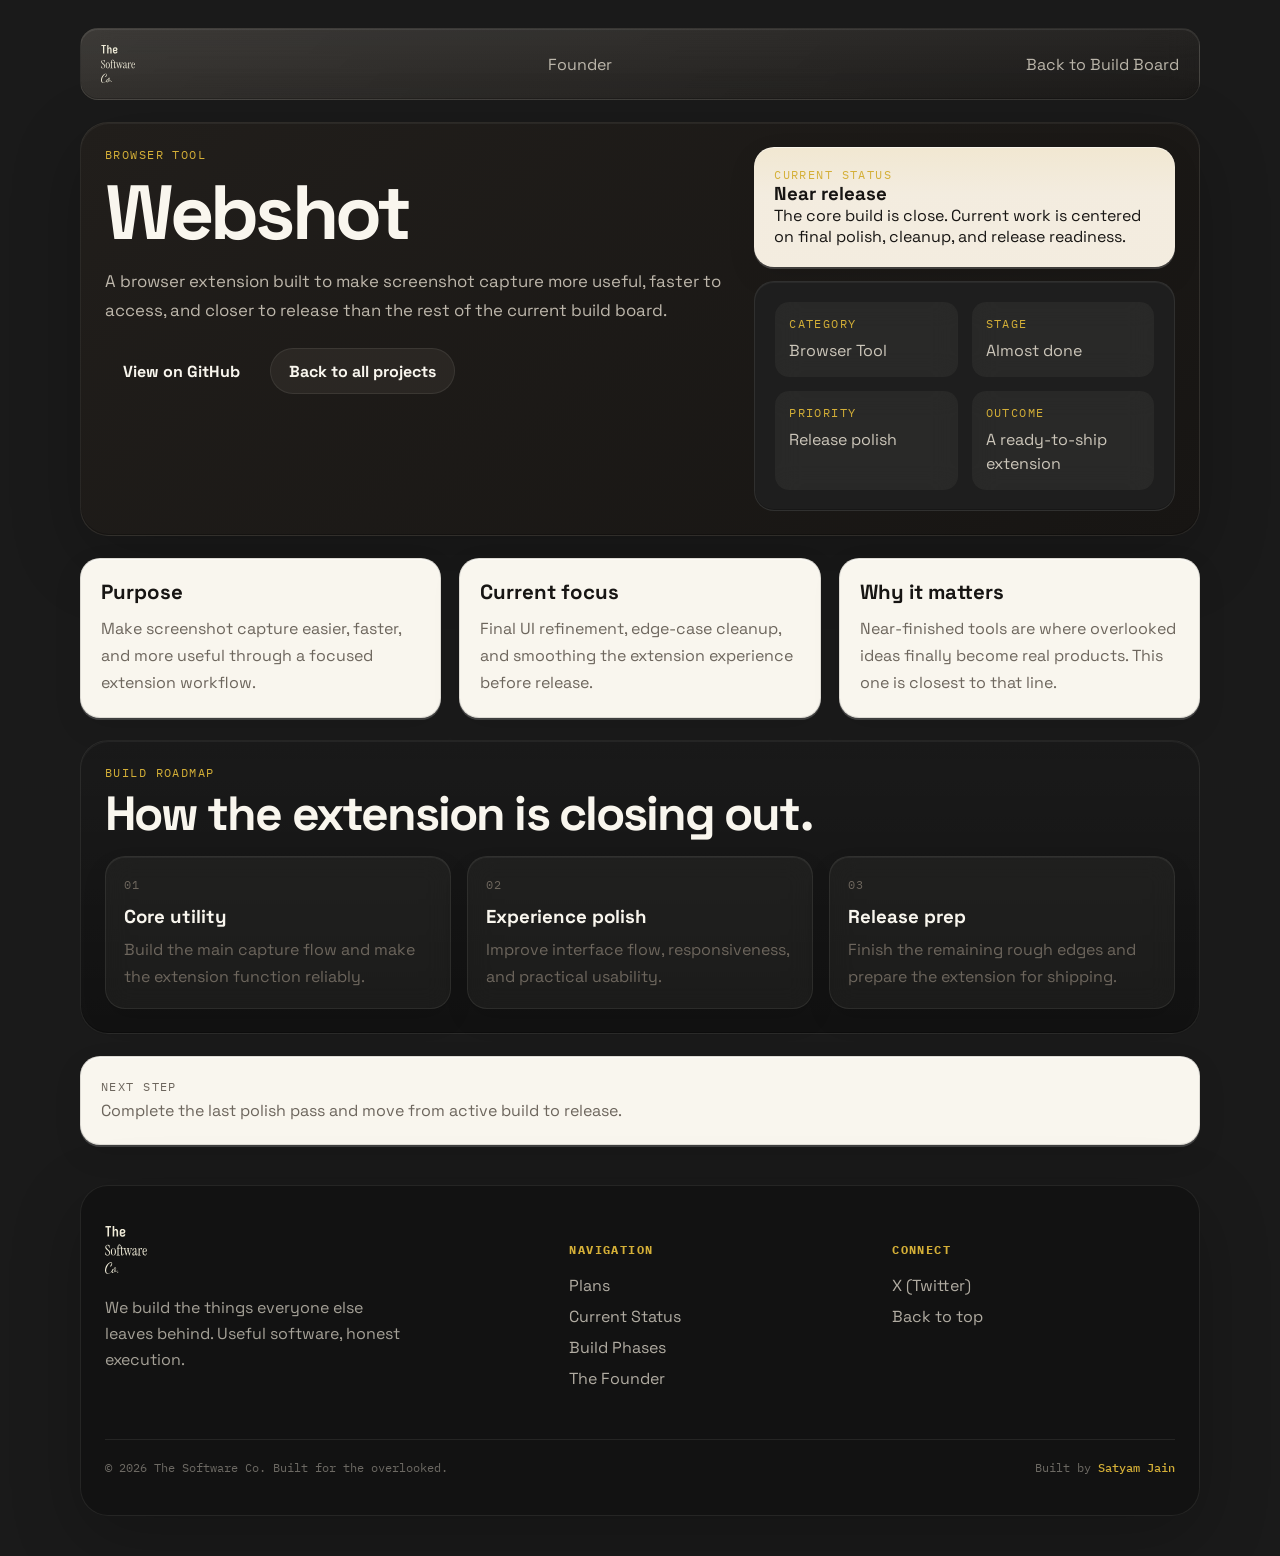
<file: projects/webshot.html>
﻿<!DOCTYPE html>
<html lang="en">
<head>
  <meta charset="UTF-8">
  <meta name="viewport" content="width=device-width, initial-scale=1.0">
  <title>Webshot | The Software Co.</title>
  <link rel="preconnect" href="https://fonts.googleapis.com">
  <link rel="preconnect" href="https://fonts.gstatic.com" crossorigin>
  <link href="https://fonts.googleapis.com/css2?family=Space+Grotesk:wght@400;500;700&family=IBM+Plex+Mono:wght@400;500&display=swap" rel="stylesheet">
  <link rel="stylesheet" href="project.css">
</head>
<body>
  <div class="page">
    <nav class="topbar">
      <a class="brand" href="../index.html"><img src="../logo.svg" alt="The Software Co."></a>
      <a class="back-link" href="../founder.html">Founder</a> <a class="back-link" href="../index.html#status">Back to Build Board</a>
    </nav>
    <header class="hero">
      <section class="hero-copy">
        <p class="eyebrow">Browser Tool</p>
        <h1>Webshot</h1>
        <p class="description">A browser extension built to make screenshot capture more useful, faster to access, and closer to release than the rest of the current build board.</p>
        <div class="hero-actions">
          <a class="button button-primary" href="https://github.com/thesatyamjain/webshot" target="_blank" style="background: var(--accent); color: var(--bg-deep); text-decoration: none;">View on GitHub</a>
          <a class="button button-secondary" href="../index.html#status">Back to all projects</a>
        </div>
      </section>
      <aside class="hero-side">
        <div class="status-card">
          <p class="meta-label">Current status</p>
          <h3>Near release</h3>
          <p>The core build is close. Current work is centered on final polish, cleanup, and release readiness.</p>
        </div>
        <div class="meta-card">
          <div class="meta-grid">
            <div class="meta-item"><p class="meta-label">Category</p><p class="meta-value">Browser Tool</p></div>
            <div class="meta-item"><p class="meta-label">Stage</p><p class="meta-value">Almost done</p></div>
            <div class="meta-item"><p class="meta-label">Priority</p><p class="meta-value">Release polish</p></div>
            <div class="meta-item"><p class="meta-label">Outcome</p><p class="meta-value">A ready-to-ship extension</p></div>
          </div>
        </div>
      </aside>
    </header>
    <section class="detail-grid">
      <article class="content-card"><h3>Purpose</h3><p>Make screenshot capture easier, faster, and more useful through a focused extension workflow.</p></article>
      <article class="content-card"><h3>Current focus</h3><p>Final UI refinement, edge-case cleanup, and smoothing the extension experience before release.</p></article>
      <article class="content-card"><h3>Why it matters</h3><p>Near-finished tools are where overlooked ideas finally become real products. This one is closest to that line.</p></article>
    </section>
    <section class="roadmap">
      <div class="section-header"><p class="section-kicker">Build roadmap</p><h2>How the extension is closing out.</h2></div>
      <div class="roadmap-grid">
        <article class="roadmap-step"><p class="step-label">01</p><h3>Core utility</h3><p>Build the main capture flow and make the extension function reliably.</p></article>
        <article class="roadmap-step"><p class="step-label">02</p><h3>Experience polish</h3><p>Improve interface flow, responsiveness, and practical usability.</p></article>
        <article class="roadmap-step"><p class="step-label">03</p><h3>Release prep</h3><p>Finish the remaining rough edges and prepare the extension for shipping.</p></article>
      </div>
    </section>
    <section class="next-step"><p class="meta-label">Next step</p><p>Complete the last polish pass and move from active build to release.</p></section>
  


    <footer class="site-footer">
      <div class="footer-grid">
        <div class="footer-brand">
          <img src="../logo.svg" alt="The Software Co." style="height: 48px; margin-bottom: 16px;">
          <p>We build the things everyone else leaves behind. Useful software, honest execution.</p>
        </div>
        <div class="footer-col">
          <h4>Navigation</h4>
          <ul class="footer-links">
            <li><a href="../index.html#plans">Plans</a></li>
            <li><a href="../index.html#status">Current Status</a></li>
            <li><a href="../index.html#phases">Build Phases</a></li>
            <li><a href="../founder.html">The Founder</a></li>
          </ul>
        </div>
        <div class="footer-col">
          <h4>Connect</h4>
          <ul class="footer-links">
            <li><a href="https://x.com/thesatyamjain" target="_blank">X (Twitter)</a></li>
            <li><a href="../index.html#top">Back to top</a></li>
          </ul>
        </div>
      </div>
      <div class="footer-bottom">
        <p>© 2026 The Software Co. Built for the overlooked.</p>
        <p>Built by <a href="../founder.html">Satyam Jain</a></p>
      </div>
    </footer>
</div>
</body>
</html>
</file>
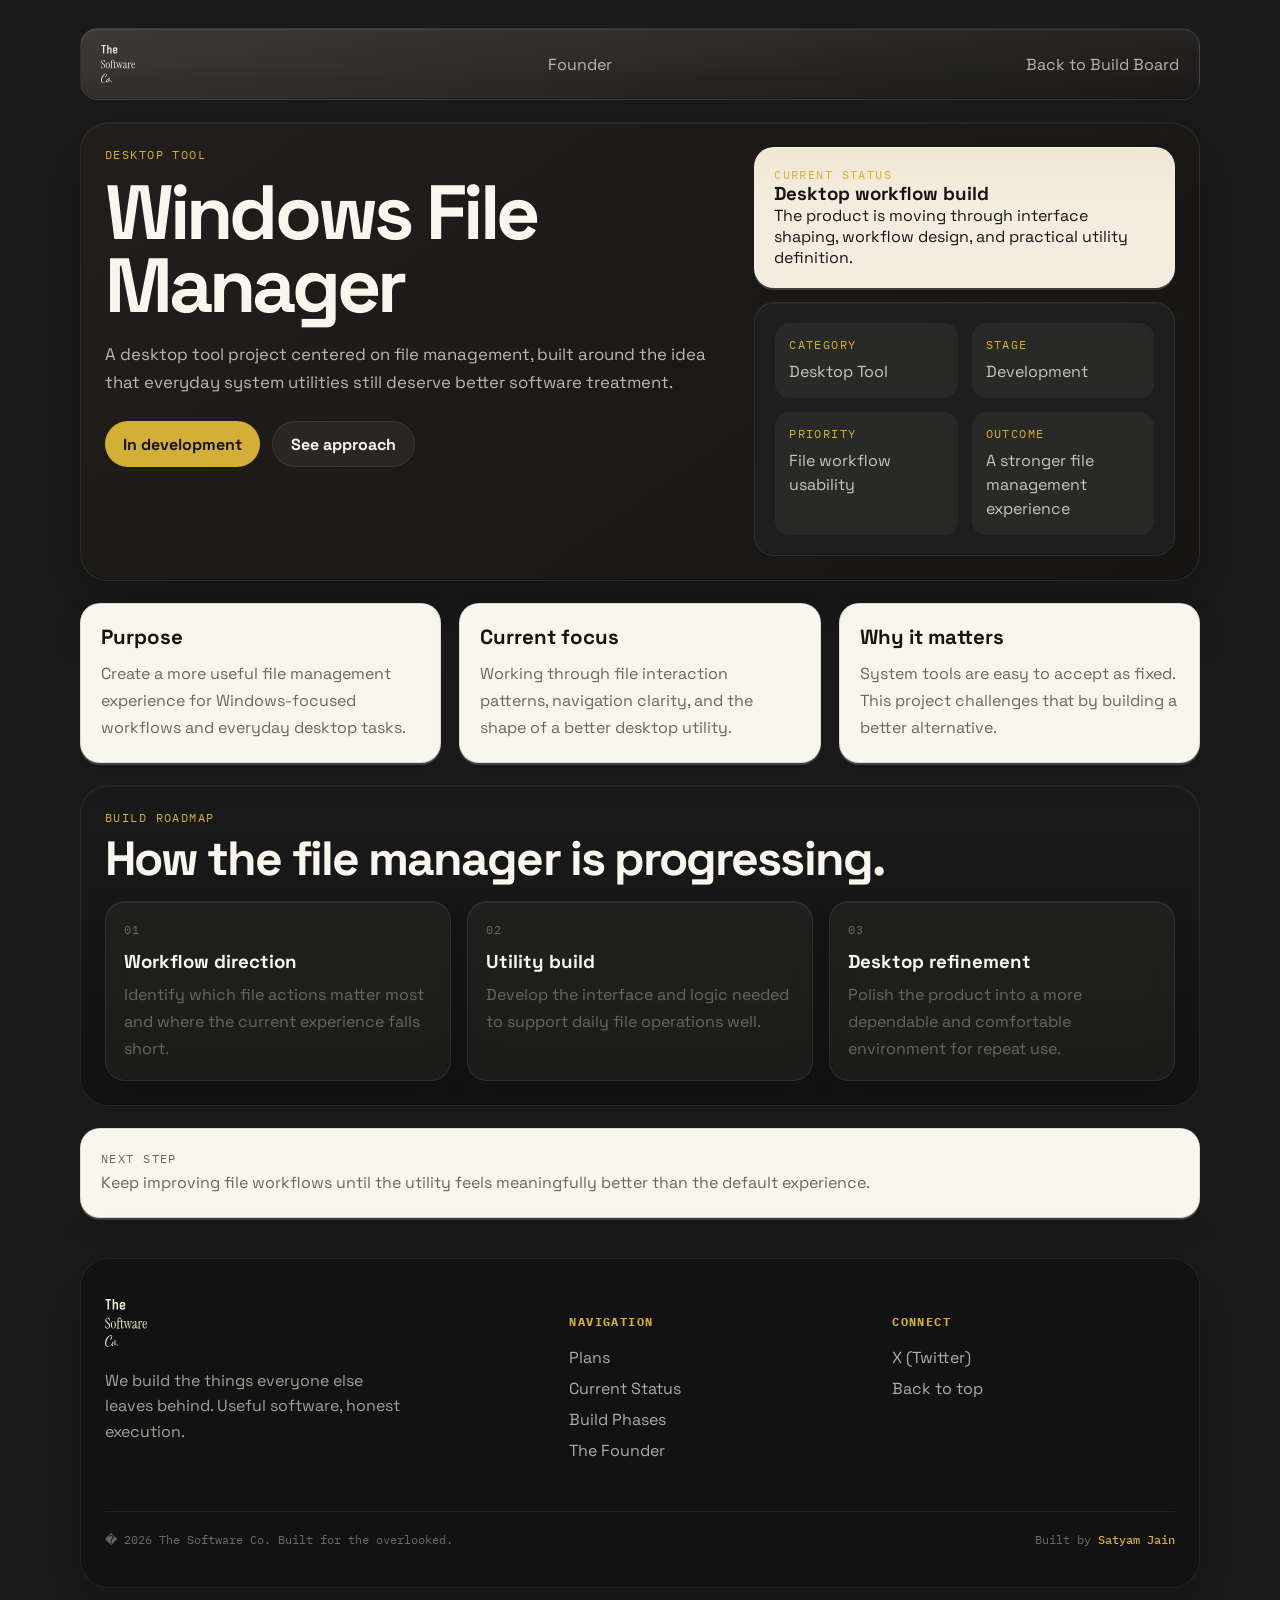
<file: projects/windows-file-manager.html>
<!DOCTYPE html>
<html lang="en">
<head>
  <meta charset="UTF-8">
  <meta name="viewport" content="width=device-width, initial-scale=1.0">
  <title>Windows File Manager | The Software Co.</title>
  <link rel="preconnect" href="https://fonts.googleapis.com">
  <link rel="preconnect" href="https://fonts.gstatic.com" crossorigin>
  <link href="https://fonts.googleapis.com/css2?family=Space+Grotesk:wght@400;500;700&family=IBM+Plex+Mono:wght@400;500&display=swap" rel="stylesheet">
  <link rel="stylesheet" href="project.css">
</head>
<body>
  <div class="page">
    <nav class="topbar">
      <a class="brand" href="../index.html"><img src="../logo.svg" alt="The Software Co."></a>
      <a class="back-link" href="../founder.html">Founder</a> <a class="back-link" href="../index.html#status">Back to Build Board</a>
    </nav>
    <header class="hero">
      <section class="hero-copy">
        <p class="eyebrow">Desktop Tool</p>
        <h1>Windows File Manager</h1>
        <p class="description">A desktop tool project centered on file management, built around the idea that everyday system utilities still deserve better software treatment.</p>
        <div class="hero-actions">
          <span class="button button-primary">In development</span>
          <a class="button button-secondary" href="../index.html#plans">See approach</a>
        </div>
      </section>
      <aside class="hero-side">
        <div class="status-card">
          <p class="meta-label">Current status</p>
          <h3>Desktop workflow build</h3>
          <p>The product is moving through interface shaping, workflow design, and practical utility definition.</p>
        </div>
        <div class="meta-card">
          <div class="meta-grid">
            <div class="meta-item"><p class="meta-label">Category</p><p class="meta-value">Desktop Tool</p></div>
            <div class="meta-item"><p class="meta-label">Stage</p><p class="meta-value">Development</p></div>
            <div class="meta-item"><p class="meta-label">Priority</p><p class="meta-value">File workflow usability</p></div>
            <div class="meta-item"><p class="meta-label">Outcome</p><p class="meta-value">A stronger file management experience</p></div>
          </div>
        </div>
      </aside>
    </header>
    <section class="detail-grid">
      <article class="content-card"><h3>Purpose</h3><p>Create a more useful file management experience for Windows-focused workflows and everyday desktop tasks.</p></article>
      <article class="content-card"><h3>Current focus</h3><p>Working through file interaction patterns, navigation clarity, and the shape of a better desktop utility.</p></article>
      <article class="content-card"><h3>Why it matters</h3><p>System tools are easy to accept as fixed. This project challenges that by building a better alternative.</p></article>
    </section>
    <section class="roadmap">
      <div class="section-header"><p class="section-kicker">Build roadmap</p><h2>How the file manager is progressing.</h2></div>
      <div class="roadmap-grid">
        <article class="roadmap-step"><p class="step-label">01</p><h3>Workflow direction</h3><p>Identify which file actions matter most and where the current experience falls short.</p></article>
        <article class="roadmap-step"><p class="step-label">02</p><h3>Utility build</h3><p>Develop the interface and logic needed to support daily file operations well.</p></article>
        <article class="roadmap-step"><p class="step-label">03</p><h3>Desktop refinement</h3><p>Polish the product into a more dependable and comfortable environment for repeat use.</p></article>
      </div>
    </section>
    <section class="next-step"><p class="meta-label">Next step</p><p>Keep improving file workflows until the utility feels meaningfully better than the default experience.</p></section>
  


    <footer class="site-footer">
      <div class="footer-grid">
        <div class="footer-brand">
          <img src="../logo.svg" alt="The Software Co." style="height: 48px; margin-bottom: 16px;">
          <p>We build the things everyone else leaves behind. Useful software, honest execution.</p>
        </div>
        <div class="footer-col">
          <h4>Navigation</h4>
          <ul class="footer-links">
            <li><a href="../index.html#plans">Plans</a></li>
            <li><a href="../index.html#status">Current Status</a></li>
            <li><a href="../index.html#phases">Build Phases</a></li>
            <li><a href="../founder.html">The Founder</a></li>
          </ul>
        </div>
        <div class="footer-col">
          <h4>Connect</h4>
          <ul class="footer-links">
            <li><a href="https://x.com/thesatyamjain" target="_blank">X (Twitter)</a></li>
            <li><a href="../index.html#top">Back to top</a></li>
          </ul>
        </div>
      </div>
      <div class="footer-bottom">
        <p>� 2026 The Software Co. Built for the overlooked.</p>
        <p>Built by <a href="../founder.html">Satyam Jain</a></p>
      </div>
    </footer>
</div>
</body>
</html>
</file>
<file: projects/project.css>
:root {
  --bg: #1A1A1A;
  --panel: #121212;
  --panel-soft: #1E1E1E;
  --surface: #F9F6EE;
  --surface-soft: #F5F2EA;
  --text: #171513;
  --text-inverse: #F9F6EE;
  --muted: #6d665d;
  --line: rgba(23, 21, 19, 0.12);
  --line-inverse: rgba(249, 246, 238, 0.08);
  --gold: #D4AF37;
  --radius-xl: 28px;
  --radius-lg: 20px;
  --radius-md: 14px;
  --shadow: 0 22px 70px rgba(0, 0, 0, 0.22);
}

* {
  box-sizing: border-box;
}

body {
  margin: 0;
  min-height: 100vh;
  font-family: "Space Grotesk", "Trebuchet MS", sans-serif;
  color: var(--text-inverse);
  background: var(--bg);
}

a {
  color: inherit;
}

.page {
  width: min(1120px, calc(100% - 32px));
  margin: 0 auto;
  padding: 28px 0 40px;
}

.topbar,
.hero,
.detail-grid,
.roadmap,
.next-step {
  margin-bottom: 22px;
}

.topbar {
  display: flex;
  justify-content: space-between;
  align-items: center;
  gap: 16px;
  padding: 16px 20px;
  border: 1px solid var(--line-inverse);
  border-radius: 18px;
  background:
    linear-gradient(180deg, rgba(255, 255, 255, 0.05), rgba(255, 255, 255, 0.01)),
    linear-gradient(135deg, rgba(66, 62, 57, 0.62), rgba(24, 22, 20, 0.72));
  backdrop-filter: blur(16px);
  box-shadow:
    inset 0 1px 0 rgba(255, 255, 255, 0.08),
    inset 0 -1px 0 rgba(0, 0, 0, 0.22);
}

.brand,
.back-link {
  text-decoration: none;
}

.brand {
  height: 38px;
  display: flex;
  align-items: center;
  transition: opacity 0.2s ease;
}

.brand:hover {
  opacity: 0.85;
}

.brand img {
  height: 100%;
  width: auto;
}

.back-link {
  color: rgba(245, 238, 223, 0.72);
}

.hero {
  position: relative;
  display: grid;
  grid-template-columns: 1.2fr 0.8fr;
  gap: 18px;
  padding: 24px;
  border: 1px solid var(--line-inverse);
  border-radius: var(--radius-xl);
  background: linear-gradient(145deg, #211e1b, #171513);
  box-shadow: var(--shadow);
  backdrop-filter: blur(16px);
}

.hero::before,
.roadmap::before {
  content: "";
  position: absolute;
  inset: 0;
  border-radius: inherit;
  pointer-events: none;
  box-shadow:
    inset 0 1px 0 rgba(255, 255, 255, 0.05),
    inset 0 -1px 0 rgba(0, 0, 0, 0.28);
}

.eyebrow,
.meta-label,
.section-kicker,
.step-label {
  font-family: "IBM Plex Mono", monospace;
  font-size: 0.74rem;
  letter-spacing: 0.12em;
  text-transform: uppercase;
  color: var(--gold);
}

h1,
h2,
h3,
p {
  margin: 0;
}

h1 {
  margin-top: 14px;
  font-size: clamp(2.8rem, 6vw, 5rem);
  line-height: 0.95;
  letter-spacing: -0.05em;
}

.hero-copy p.description {
  max-width: 56ch;
  margin-top: 18px;
  color: rgba(245, 238, 223, 0.74);
  font-size: 1.05rem;
  line-height: 1.7;
}

.hero-actions {
  display: flex;
  gap: 12px;
  flex-wrap: wrap;
  margin-top: 24px;
}

.button {
  display: inline-flex;
  align-items: center;
  justify-content: center;
  min-height: 46px;
  padding: 0 18px;
  border-radius: 999px;
  text-decoration: none;
  font-weight: 700;
}

.button-primary {
  color: #171513;
  background: var(--gold);
}

.button-secondary {
  color: var(--text-inverse);
  border: 1px solid var(--line-inverse);
  background: rgba(245, 238, 223, 0.06);
}

.hero-side {
  display: grid;
  gap: 14px;
}

.status-card,
.meta-card,
.content-card,
.next-step {
  position: relative;
  padding: 20px;
  border-radius: var(--radius-lg);
  background: var(--surface);
  color: var(--text);
  box-shadow:
    inset 0 1px 0 rgba(255, 255, 255, 0.55),
    0 10px 30px rgba(0, 0, 0, 0.08),
    0 2px 0 rgba(255, 255, 255, 0.18);
  transition: transform 0.28s ease, box-shadow 0.28s ease;
}

.status-card:hover,
.content-card:hover,
.next-step:hover {
  transform: translateY(-4px);
  box-shadow:
    inset 0 1px 0 rgba(255, 255, 255, 0.6),
    0 16px 36px rgba(0, 0, 0, 0.12),
    0 2px 0 rgba(255, 255, 255, 0.2);
}

.status-card {
  background:
    linear-gradient(180deg, rgba(200, 155, 60, 0.16), rgba(243, 236, 223, 0.98) 40%),
    var(--surface);
}

.meta-card {
  background: var(--panel-soft);
  color: var(--text-inverse);
  border: 1px solid var(--line-inverse);
  box-shadow:
    inset 0 1px 0 rgba(255, 255, 255, 0.05),
    inset 0 -1px 0 rgba(0, 0, 0, 0.22);
}

.meta-grid {
  display: grid;
  grid-template-columns: repeat(2, minmax(0, 1fr));
  gap: 14px;
}

.meta-item {
  padding: 14px;
  border-radius: var(--radius-md);
  background: rgba(245, 238, 223, 0.05);
  backdrop-filter: blur(12px);
}

.meta-value {
  margin-top: 8px;
  color: rgba(245, 238, 223, 0.8);
  line-height: 1.5;
}

.detail-grid {
  display: grid;
  grid-template-columns: repeat(auto-fit, minmax(280px, 1fr));
  gap: 18px;
}

.content-card {
  border: 1px solid var(--line);
}

.content-card h3 {
  margin-bottom: 10px;
  font-size: 1.28rem;
}

.content-card p,
.content-card li,
.next-step p,
.roadmap-step p {
  color: var(--muted);
  line-height: 1.7;
}

.roadmap {
  position: relative;
  padding: 24px;
  border: 1px solid var(--line-inverse);
  border-radius: var(--radius-xl);
  background:
    linear-gradient(180deg, rgba(255, 255, 255, 0.03), transparent 100%),
    var(--panel);
  backdrop-filter: blur(16px);
}

.section-header {
  margin-bottom: 18px;
}

.section-header h2 {
  margin-top: 10px;
  font-size: clamp(1.8rem, 4vw, 3rem);
  line-height: 1;
  letter-spacing: -0.04em;
}

.roadmap-grid {
  display: grid;
  grid-template-columns: repeat(auto-fit, minmax(280px, 1fr));
  gap: 16px;
}

.roadmap-step {
  position: relative;
  padding: 18px;
  border: 1px solid var(--line-inverse);
  border-radius: var(--radius-lg);
  background: rgba(245, 238, 223, 0.04);
  backdrop-filter: blur(12px);
  box-shadow:
    inset 0 1px 0 rgba(255, 255, 255, 0.05),
    0 12px 24px rgba(0, 0, 0, 0.1);
  transition: transform 0.28s ease, box-shadow 0.28s ease;
}

.roadmap-step:hover {
  transform: translateY(-4px);
  box-shadow:
    inset 0 1px 0 rgba(255, 255, 255, 0.07),
    0 16px 30px rgba(0, 0, 0, 0.14);
}

.roadmap-step h3 {
  margin: 10px 0 8px;
}

.next-step {
  border: 1px solid var(--line);
}

@media (max-width: 900px) {
  .hero {
    grid-template-columns: 1fr;
  }
}

@media (max-width: 640px) {
  .page {
    width: min(100% - 20px, 1120px);
    padding-top: 12px;
  }

  .topbar {
    flex-direction: column;
    align-items: flex-start;
  }

  .meta-grid {
    grid-template-columns: 1fr;
  }

  h1 {
    font-size: clamp(2.3rem, 14vw, 4rem);
  }

  .button {
    width: 100%;
  }
}



/* Footer Styles */
.site-footer {
  margin-top: 40px;
  padding: 40px 24px;
  border: 1px solid var(--line-inverse);
  border-radius: var(--radius-xl);
  background: var(--panel);
  backdrop-filter: blur(16px);
  box-shadow: var(--shadow);
}

.footer-grid {
  display: grid;
  grid-template-columns: 1.5fr 1fr 1fr;
  gap: 40px;
}

.footer-brand h3 {
  font-size: 1.4rem;
  font-weight: 700;
  color: var(--text-inverse);
  margin-bottom: 10px;
}

.footer-brand p {
  color: rgba(245, 238, 223, 0.65);
  line-height: 1.6;
  max-width: 30ch;
}

.footer-col h4 {
  font-family: 'IBM Plex Mono', monospace;
  font-size: 0.74rem;
  letter-spacing: 0.12em;
  text-transform: uppercase;
  color: var(--gold);
  margin-bottom: 18px;
}

.footer-links {
  list-style: none;
  padding: 0;
  margin: 0;
}

.footer-links li {
  margin-bottom: 10px;
}

.footer-links a {
  color: rgba(245, 238, 223, 0.7);
  text-decoration: none;
  transition: color 0.2s ease;
}

.footer-links a:hover {
  color: var(--text-inverse);
}

.footer-bottom {
  margin-top: 40px;
  padding-top: 20px;
  border-top: 1px solid var(--line-inverse);
  display: flex;
  justify-content: space-between;
  align-items: center;
  flex-wrap: wrap;
  gap: 16px;
}

.footer-bottom p {
  font-family: 'IBM Plex Mono', monospace;
  font-size: 0.75rem;
  color: rgba(245, 238, 223, 0.4);
}

.footer-bottom a {
  color: var(--gold);
  text-decoration: none;
  font-weight: 500;
}

@media (max-width: 850px) {
  .footer-grid {
    grid-template-columns: 1fr 1fr;
  }
}

@media (max-width: 600px) {
  .footer-grid {
    grid-template-columns: 1fr;
    gap: 28px;
  }
}
</file>
